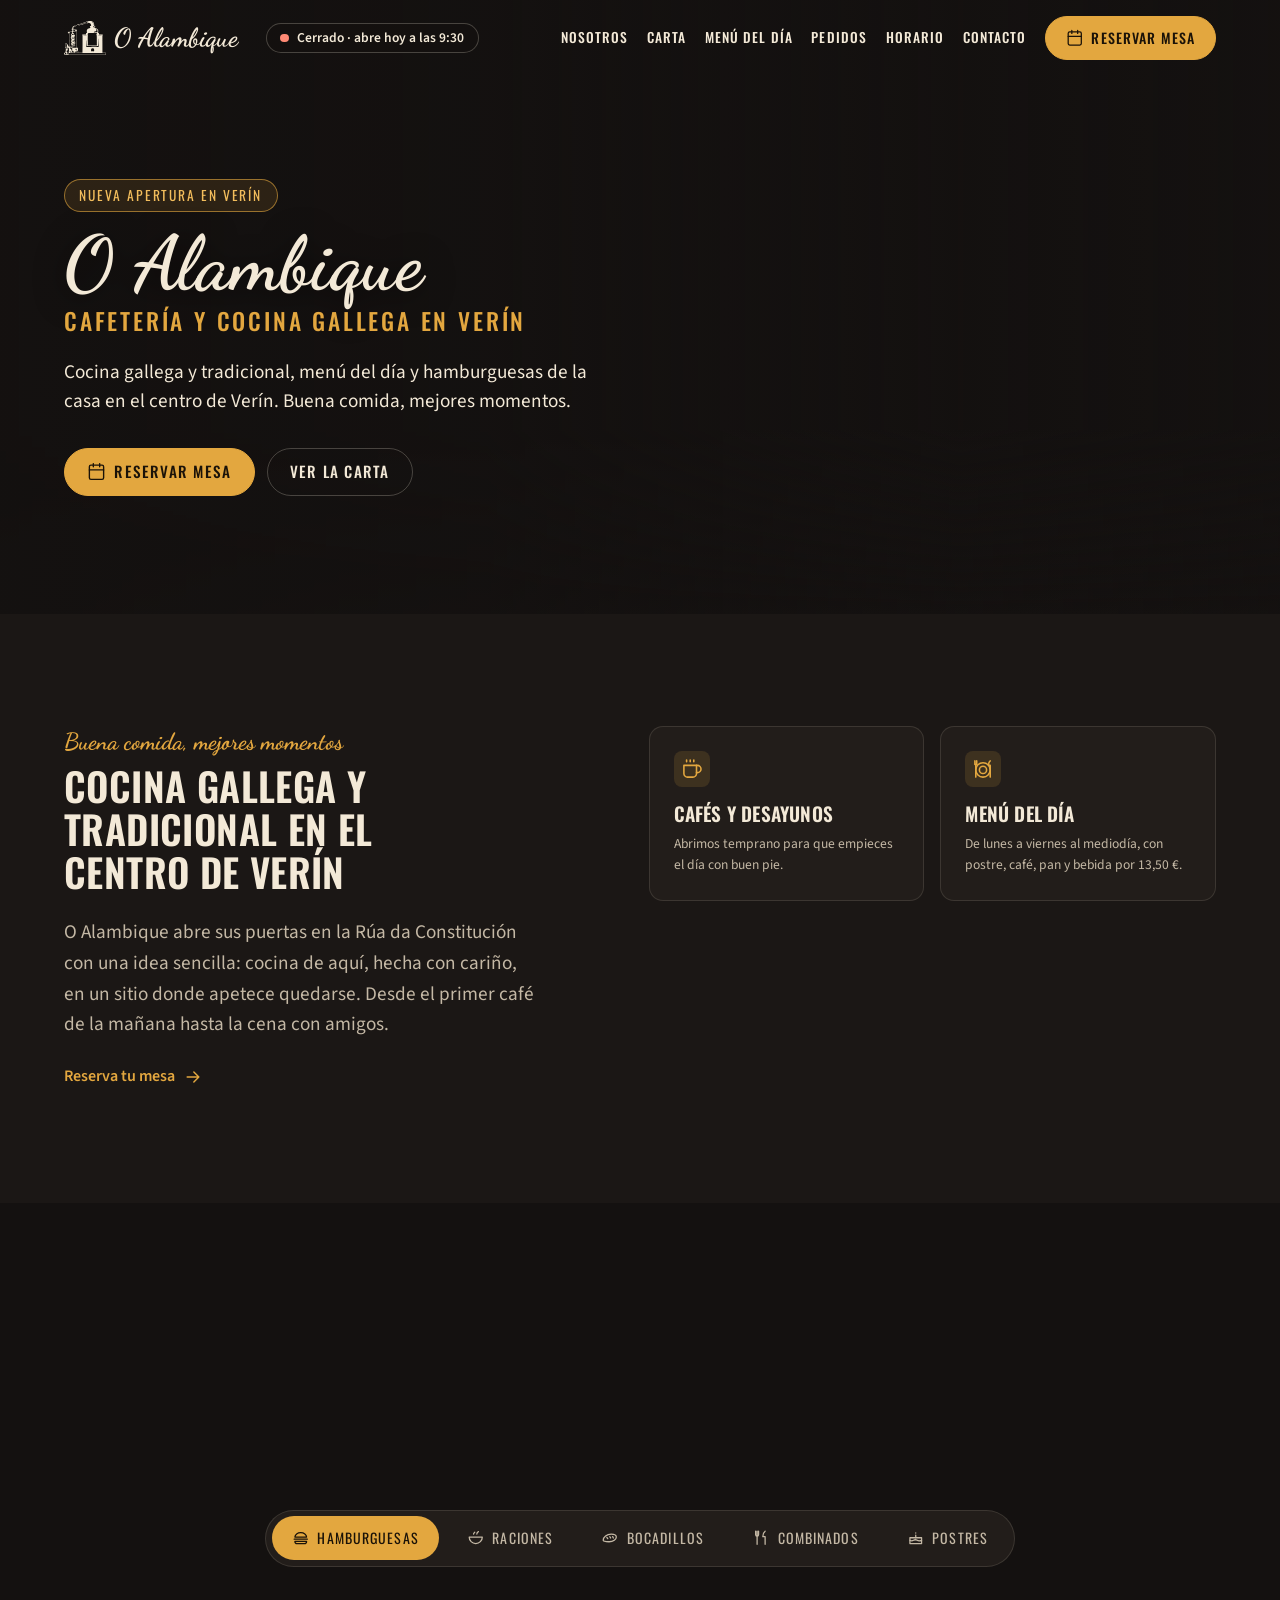
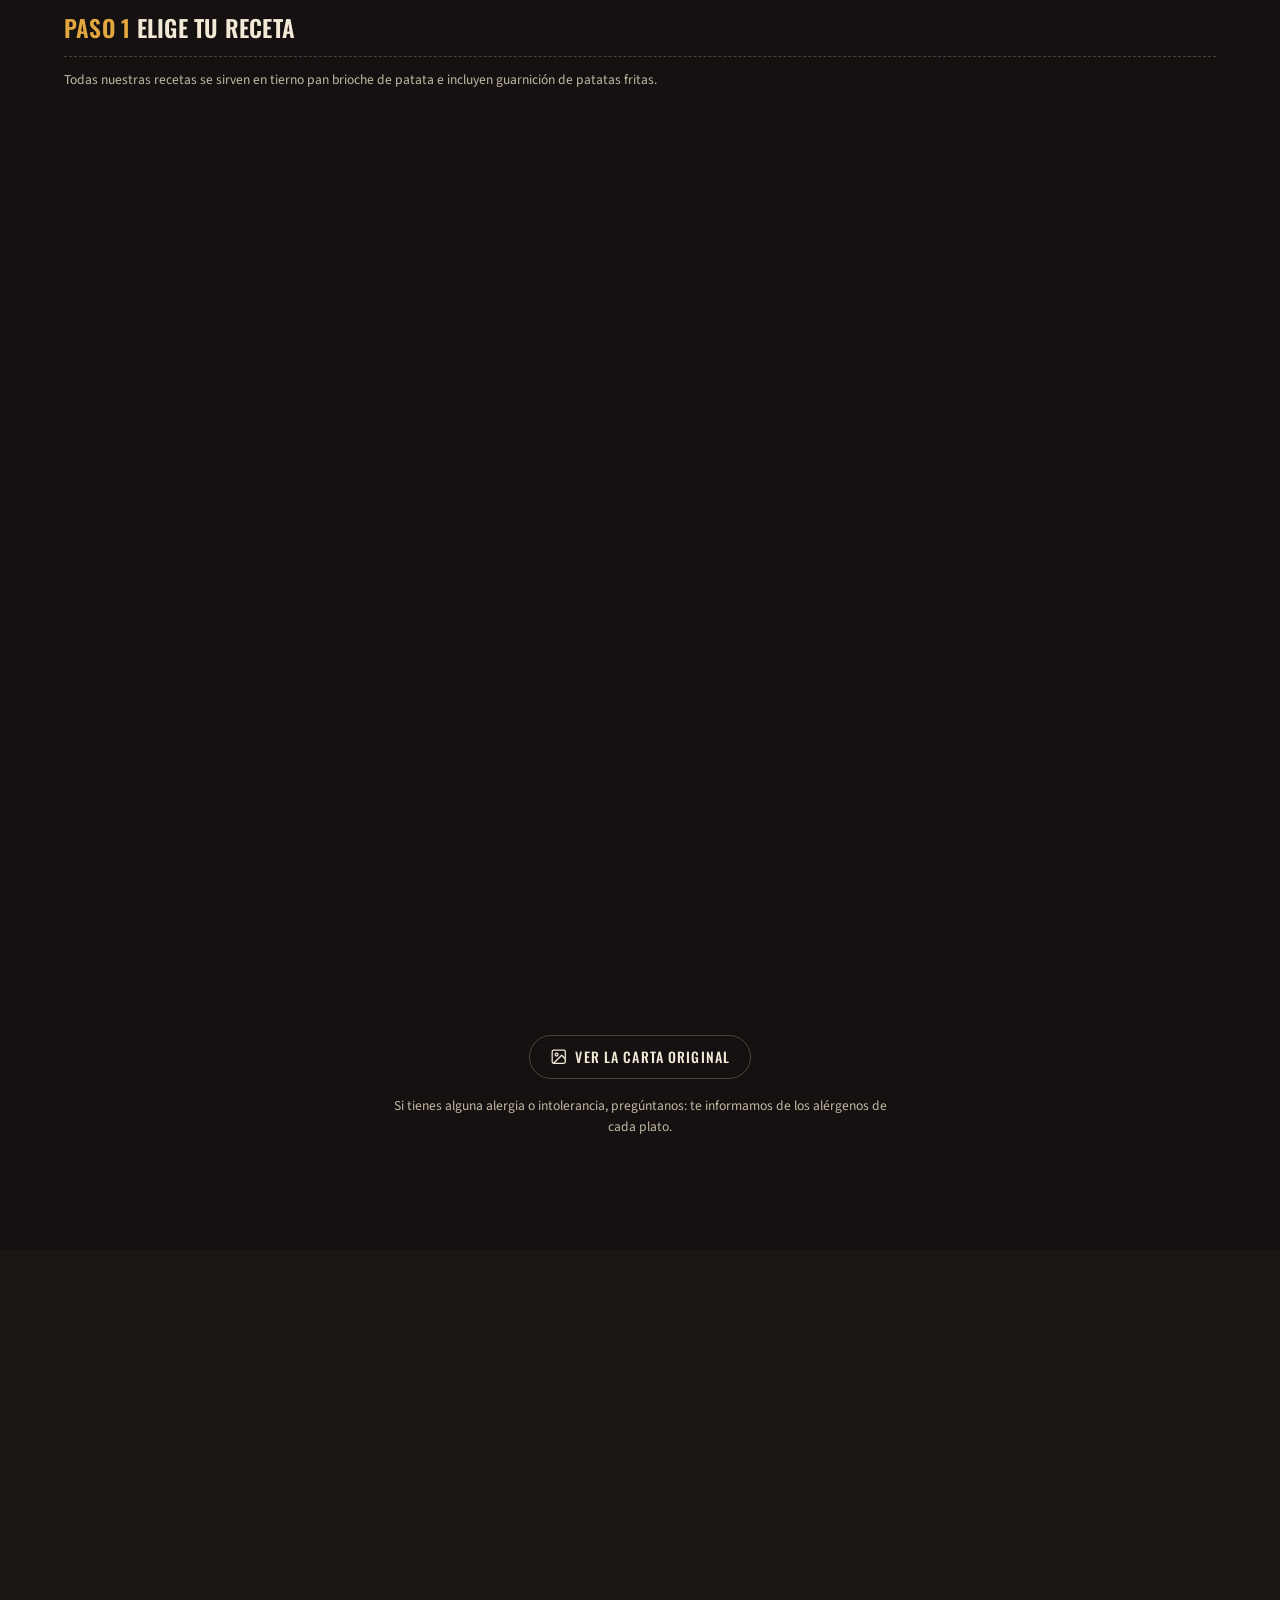
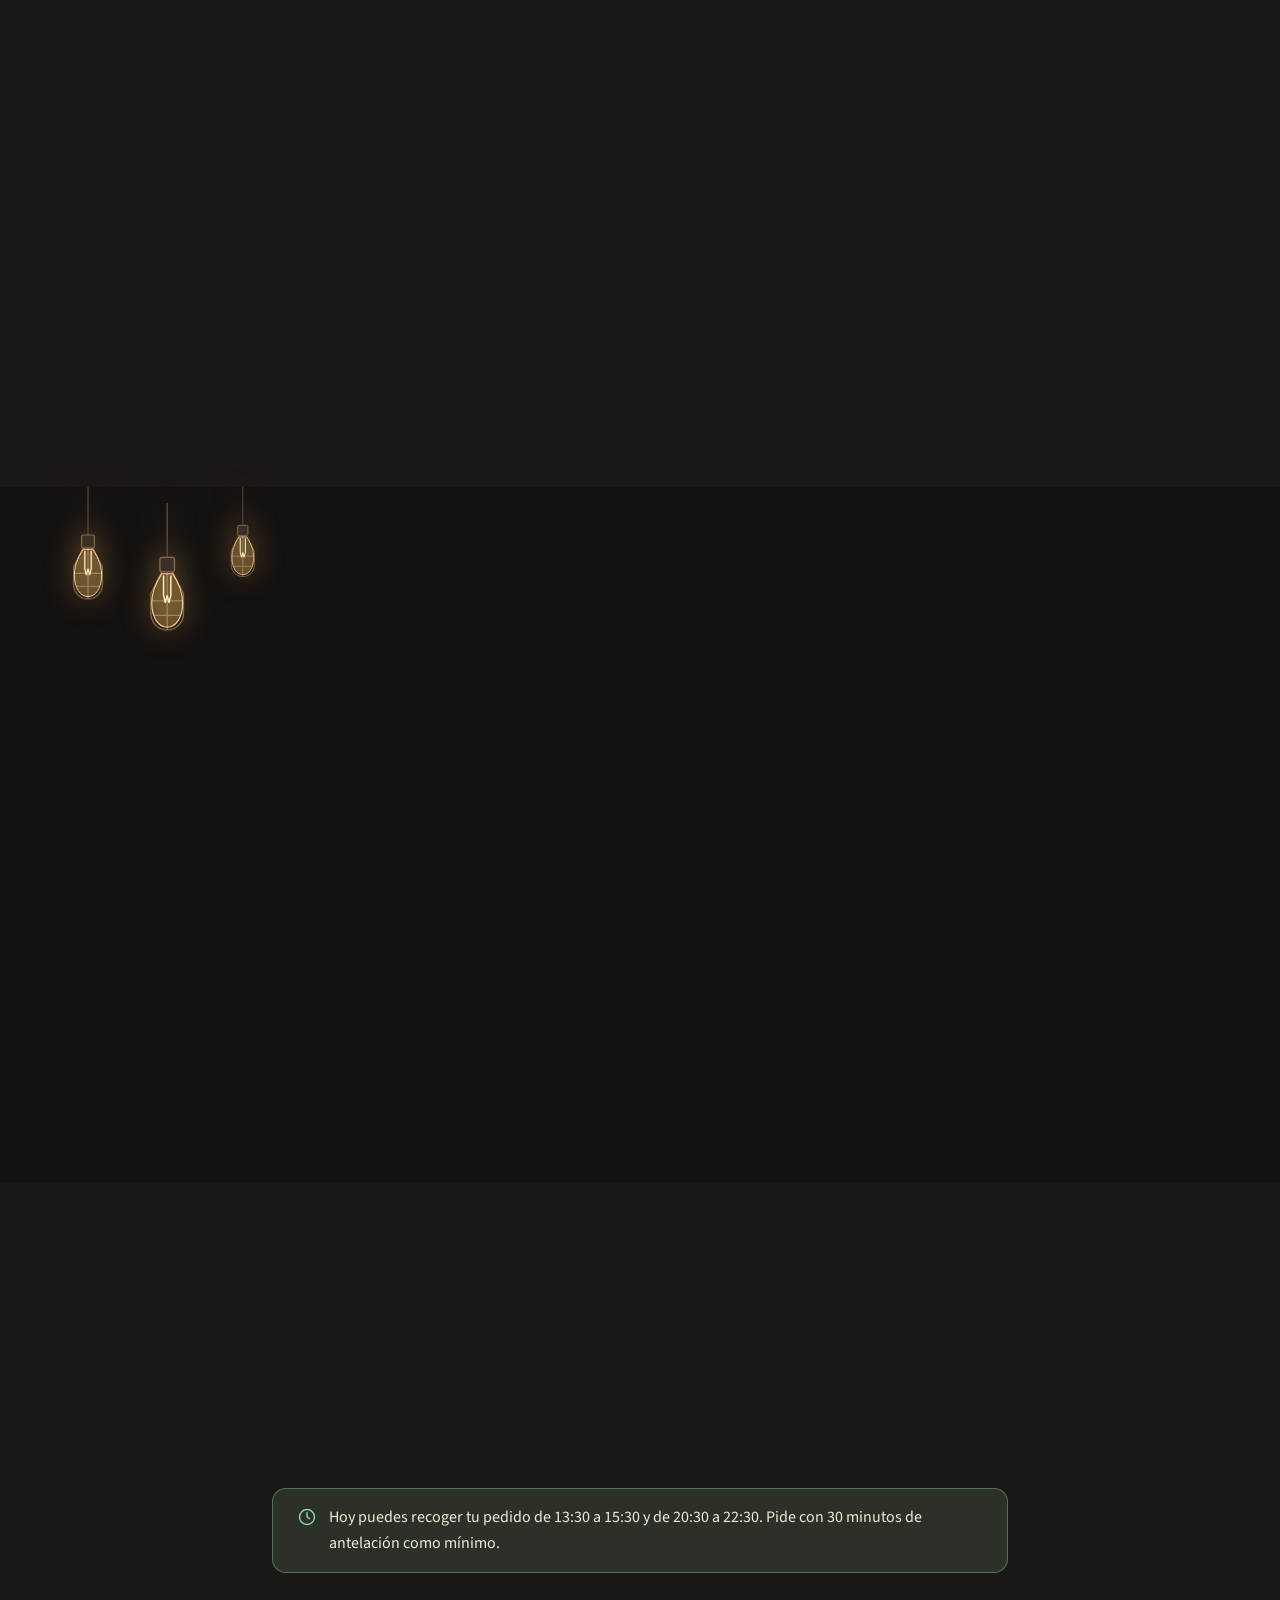
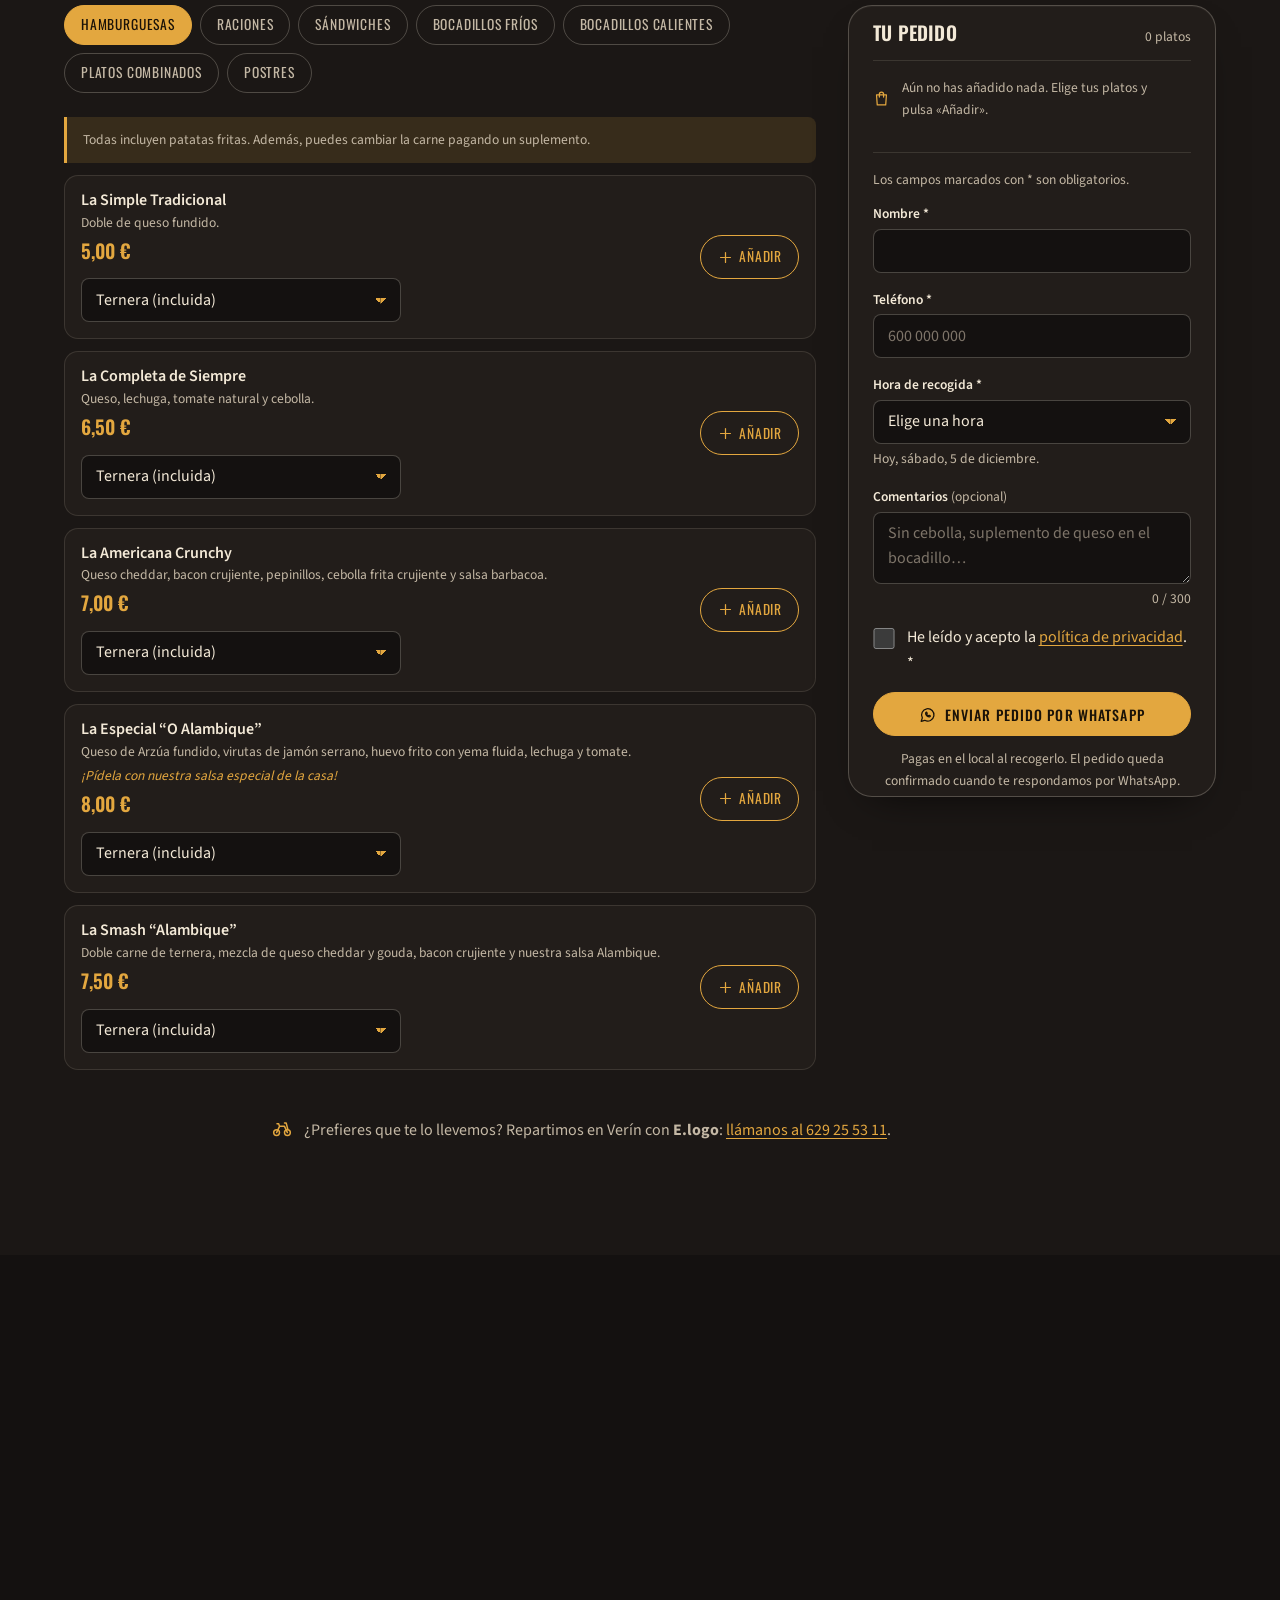
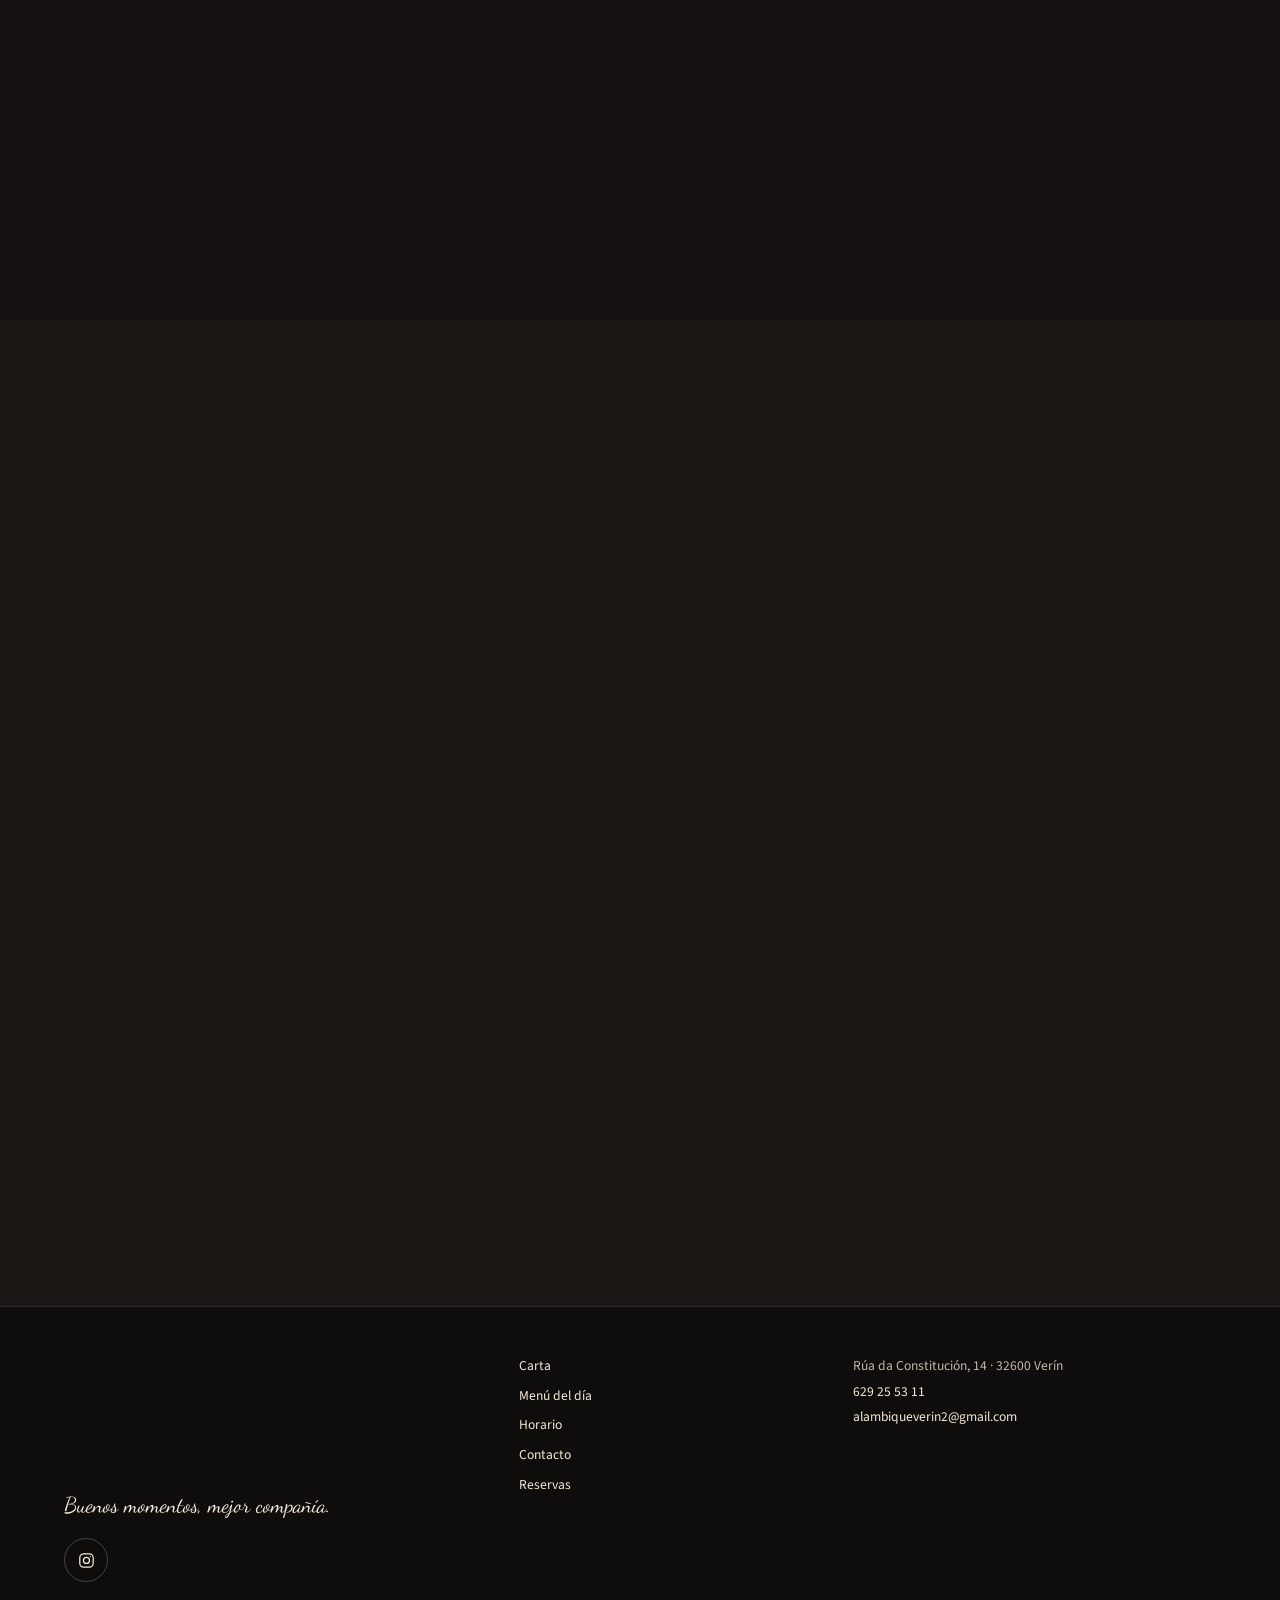
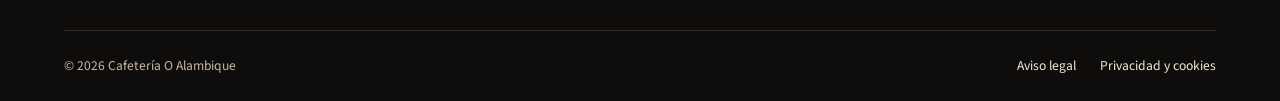
<file: index.html>
<!doctype html>
<html lang="es">
<head>
  <meta charset="utf-8">
  <meta name="viewport" content="width=device-width, initial-scale=1">
  <meta http-equiv="Content-Security-Policy" content="default-src 'self'; script-src 'self'; style-src 'self'; img-src 'self' data:; font-src 'self'; connect-src 'self'; frame-src https://www.google.com; manifest-src 'self'; object-src 'none'; base-uri 'self'; form-action 'self'; upgrade-insecure-requests">
  <meta name="referrer" content="strict-origin-when-cross-origin">

  <title>Cafetería O Alambique en Verín | Cocina gallega y menú del día</title>
  <meta name="description" content="Cafetería O Alambique en Verín (Ourense): cocina gallega y tradicional, menú del día, hamburguesas y comida para llevar. Reserva tu mesa online o por teléfono.">
  <meta name="robots" content="index, follow, max-image-preview:large">
  <link rel="canonical" href="https://www.cafeteriaoalambique.es/">
  <meta name="theme-color" content="#141110">
  <meta name="color-scheme" content="dark">
  <meta name="format-detection" content="telephone=no">

  <meta property="og:type" content="restaurant.restaurant">
  <meta property="og:locale" content="es_ES">
  <meta property="og:site_name" content="Cafetería O Alambique">
  <meta property="og:title" content="Cafetería O Alambique en Verín | Cocina gallega y menú del día">
  <meta property="og:description" content="Cocina gallega y tradicional, menú del día, hamburguesas y comida para llevar en el centro de Verín.">
  <meta property="og:url" content="https://www.cafeteriaoalambique.es/">
  <meta property="og:image" content="https://www.cafeteriaoalambique.es/assets/img/og-o-alambique.jpg">
  <meta property="og:image:width" content="1200">
  <meta property="og:image:height" content="630">
  <meta property="og:image:alt" content="Logotipo de O Alambique sobre el comedor del local">
  <meta name="twitter:card" content="summary_large_image">

  <link rel="icon" href="favicon.ico" sizes="32x32">
  <link rel="icon" href="favicon.svg" type="image/svg+xml">
  <link rel="apple-touch-icon" href="apple-touch-icon.png">
  <link rel="manifest" href="site.webmanifest">

  <link rel="preload" href="assets/fonts/oswald.woff2" as="font" type="font/woff2" crossorigin>
  <link rel="preload" href="assets/fonts/source-sans-3.woff2" as="font" type="font/woff2" crossorigin>
  <link rel="preload" as="image" type="image/avif" media="(min-width: 768px)"
        imagesrcset="assets/img/interior-1024.avif?v=20261028 1024w, assets/img/interior-1600.avif?v=20261028 1600w, assets/img/interior-2040.avif?v=20261028 2040w"
        imagesizes="100vw">
  <link rel="preload" as="image" type="image/avif" media="(max-width: 767px)"
        imagesrcset="assets/img/interior-mobile-480.avif?v=20261028 480w, assets/img/interior-mobile-900.avif?v=20261028 900w"
        imagesizes="100vw">

  <link rel="stylesheet" href="css/tokens.css?v=20261028">
  <link rel="stylesheet" href="css/base.css?v=20261028">
  <link rel="stylesheet" href="css/layout.css?v=20261028">
  <link rel="stylesheet" href="css/components.css?v=20261028">
  <link rel="stylesheet" href="css/sections.css?v=20261028">
  <link rel="stylesheet" href="css/order.css?v=20261028">
  <link rel="stylesheet" href="css/animations.css?v=20261028">

  <script type="module" src="js/main.js?v=20261028"></script>

  <script type="application/ld+json">
  {
    "@context": "https://schema.org",
    "@graph": [
      {
        "@type": [
          "Restaurant",
          "CafeOrCoffeeShop"
        ],
        "@id": "https://www.cafeteriaoalambique.es/#negocio",
        "name": "Cafetería O Alambique",
        "alternateName": [
          "O Alambique",
          "Restaurante Alambique"
        ],
        "description": "Cafetería y restaurante de cocina gallega y tradicional en Verín (Ourense). Menú del día, hamburguesas, comida para llevar y reparto a domicilio.",
        "url": "https://www.cafeteriaoalambique.es/",
        "logo": "https://www.cafeteriaoalambique.es/assets/icons/icon-512.png",
        "image": [
          "https://www.cafeteriaoalambique.es/assets/img/og-o-alambique.jpg",
          "https://www.cafeteriaoalambique.es/assets/img/interior-2040.jpg"
        ],
        "telephone": "+34629255311",
        "email": "alambiqueverin2@gmail.com",
        "priceRange": "€",
        "currenciesAccepted": "EUR",
        "servesCuisine": [
          "Gallega",
          "Tradicional",
          "Hamburguesas"
        ],
        "acceptsReservations": true,
        "hasMenu": {
          "@id": "https://www.cafeteriaoalambique.es/#carta"
        },
        "hasMap": "https://maps.app.goo.gl/cbPHyHC8E4sGFUoD7",
        "sameAs": [
          "https://www.instagram.com/alambiqueverin/"
        ],
        "address": {
          "@type": "PostalAddress",
          "streetAddress": "Rúa da Constitución, 14",
          "addressLocality": "Verín",
          "addressRegion": "Ourense",
          "postalCode": "32600",
          "addressCountry": "ES"
        },
        "areaServed": {
          "@type": "City",
          "name": "Verín"
        },
        "openingHoursSpecification": [
          {
            "@type": "OpeningHoursSpecification",
            "dayOfWeek": [
              "Monday",
              "Thursday",
              "Friday"
            ],
            "opens": "08:30",
            "closes": "23:59"
          },
          {
            "@type": "OpeningHoursSpecification",
            "dayOfWeek": "Tuesday",
            "opens": "08:30",
            "closes": "16:30"
          },
          {
            "@type": "OpeningHoursSpecification",
            "dayOfWeek": [
              "Saturday",
              "Sunday"
            ],
            "opens": "09:30",
            "closes": "23:59"
          }
        ]
      },
      {
        "@type": "Menu",
        "@id": "https://www.cafeteriaoalambique.es/#carta",
        "name": "Carta de O Alambique",
        "url": "https://www.cafeteriaoalambique.es/#carta",
        "inLanguage": "es",
        "hasMenuSection": [
          {
            "@type": "MenuSection",
            "name": "Menú del día",
            "description": "De lunes a viernes al mediodía. Incluye primer plato, segundo plato, postre, café, pan y bebida.",
            "hasMenuItem": [
              {
                "@type": "MenuItem",
                "name": "Menú del día",
                "description": "Primer plato, segundo plato, postre, café, pan y bebida.",
                "offers": {
                  "@type": "Offer",
                  "price": "13.50",
                  "priceCurrency": "EUR"
                }
              }
            ]
          },
          {
            "@type": "MenuSection",
            "name": "Raciones",
            "hasMenuItem": [
              {
                "@type": "MenuItem",
                "name": "Patatas fritas",
                "offers": {
                  "@type": "Offer",
                  "price": "3.00",
                  "priceCurrency": "EUR"
                }
              },
              {
                "@type": "MenuItem",
                "name": "Patatas dos salsas",
                "offers": {
                  "@type": "Offer",
                  "price": "3.50",
                  "priceCurrency": "EUR"
                }
              },
              {
                "@type": "MenuItem",
                "name": "Oreja a la gallega",
                "offers": {
                  "@type": "Offer",
                  "price": "5.50",
                  "priceCurrency": "EUR"
                }
              },
              {
                "@type": "MenuItem",
                "name": "Calamares fritos",
                "offers": {
                  "@type": "Offer",
                  "price": "8.00",
                  "priceCurrency": "EUR"
                }
              },
              {
                "@type": "MenuItem",
                "name": "Mejillones",
                "offers": {
                  "@type": "Offer",
                  "price": "6.50",
                  "priceCurrency": "EUR"
                }
              },
              {
                "@type": "MenuItem",
                "name": "Pimientos de padrón",
                "offers": {
                  "@type": "Offer",
                  "price": "5.50",
                  "priceCurrency": "EUR"
                }
              },
              {
                "@type": "MenuItem",
                "name": "Alitas barbacoa",
                "offers": {
                  "@type": "Offer",
                  "price": "7.50",
                  "priceCurrency": "EUR"
                }
              },
              {
                "@type": "MenuItem",
                "name": "As alitas da «Gloria»",
                "offers": {
                  "@type": "Offer",
                  "price": "7.50",
                  "priceCurrency": "EUR"
                }
              },
              {
                "@type": "MenuItem",
                "name": "Rabas de calamar",
                "offers": {
                  "@type": "Offer",
                  "price": "7.00",
                  "priceCurrency": "EUR"
                }
              },
              {
                "@type": "MenuItem",
                "name": "Espiral de langostinos",
                "offers": {
                  "@type": "Offer",
                  "price": "8.50",
                  "priceCurrency": "EUR"
                }
              },
              {
                "@type": "MenuItem",
                "name": "Zorza con patatas",
                "offers": {
                  "@type": "Offer",
                  "price": "7.50",
                  "priceCurrency": "EUR"
                }
              },
              {
                "@type": "MenuItem",
                "name": "Raxo con patatas",
                "offers": {
                  "@type": "Offer",
                  "price": "8.50",
                  "priceCurrency": "EUR"
                }
              },
              {
                "@type": "MenuItem",
                "name": "Huevos, patatas y chorizo",
                "offers": {
                  "@type": "Offer",
                  "price": "5.50",
                  "priceCurrency": "EUR"
                }
              },
              {
                "@type": "MenuItem",
                "name": "Huevos, patatas y jamón",
                "offers": {
                  "@type": "Offer",
                  "price": "5.50",
                  "priceCurrency": "EUR"
                }
              },
              {
                "@type": "MenuItem",
                "name": "Tomate con ventresca",
                "offers": {
                  "@type": "Offer",
                  "price": "8.00",
                  "priceCurrency": "EUR"
                }
              },
              {
                "@type": "MenuItem",
                "name": "Tabla de embutido y queso",
                "offers": {
                  "@type": "Offer",
                  "price": "10.00",
                  "priceCurrency": "EUR"
                }
              }
            ]
          },
          {
            "@type": "MenuSection",
            "name": "Sándwiches",
            "hasMenuItem": [
              {
                "@type": "MenuItem",
                "name": "Sándwich mixto",
                "description": "Jamón york y queso.",
                "offers": {
                  "@type": "Offer",
                  "price": "3.50",
                  "priceCurrency": "EUR"
                }
              },
              {
                "@type": "MenuItem",
                "name": "Sándwich vegetal",
                "description": "Lechuga, tomate, cebolla, atún, espárragos y huevo.",
                "offers": {
                  "@type": "Offer",
                  "price": "4.50",
                  "priceCurrency": "EUR"
                }
              },
              {
                "@type": "MenuItem",
                "name": "Sándwich de pollo",
                "description": "Pollo crujiente, lechuga, tomate, cebolla, jamón york y queso.",
                "offers": {
                  "@type": "Offer",
                  "price": "5.50",
                  "priceCurrency": "EUR"
                }
              }
            ]
          },
          {
            "@type": "MenuSection",
            "name": "Bocadillos fríos",
            "hasMenuItem": [
              {
                "@type": "MenuItem",
                "name": "Bocadillo de jamón serrano",
                "offers": {
                  "@type": "Offer",
                  "price": "4.50",
                  "priceCurrency": "EUR"
                }
              },
              {
                "@type": "MenuItem",
                "name": "Bocadillo de chorizo",
                "offers": {
                  "@type": "Offer",
                  "price": "4.50",
                  "priceCurrency": "EUR"
                }
              },
              {
                "@type": "MenuItem",
                "name": "Bocadillo de salchichón",
                "offers": {
                  "@type": "Offer",
                  "price": "4.50",
                  "priceCurrency": "EUR"
                }
              },
              {
                "@type": "MenuItem",
                "name": "Bocadillo de queso",
                "offers": {
                  "@type": "Offer",
                  "price": "4.50",
                  "priceCurrency": "EUR"
                }
              }
            ]
          },
          {
            "@type": "MenuSection",
            "name": "Bocadillos calientes",
            "hasMenuItem": [
              {
                "@type": "MenuItem",
                "name": "Bocadillo de bacon",
                "offers": {
                  "@type": "Offer",
                  "price": "6.00",
                  "priceCurrency": "EUR"
                }
              },
              {
                "@type": "MenuItem",
                "name": "Bocadillo de tortilla francesa",
                "offers": {
                  "@type": "Offer",
                  "price": "6.00",
                  "priceCurrency": "EUR"
                }
              },
              {
                "@type": "MenuItem",
                "name": "Bocadillo de lomo fresco",
                "offers": {
                  "@type": "Offer",
                  "price": "6.00",
                  "priceCurrency": "EUR"
                }
              },
              {
                "@type": "MenuItem",
                "name": "Bocadillo de pechuga de pollo",
                "offers": {
                  "@type": "Offer",
                  "price": "6.00",
                  "priceCurrency": "EUR"
                }
              }
            ]
          },
          {
            "@type": "MenuSection",
            "name": "Platos combinados",
            "hasMenuItem": [
              {
                "@type": "MenuItem",
                "name": "Bacon, lomo, patatas y huevos",
                "offers": {
                  "@type": "Offer",
                  "price": "8.00",
                  "priceCurrency": "EUR"
                }
              },
              {
                "@type": "MenuItem",
                "name": "Filete de ternera, patatas y ensalada",
                "offers": {
                  "@type": "Offer",
                  "price": "10.00",
                  "priceCurrency": "EUR"
                }
              },
              {
                "@type": "MenuItem",
                "name": "Pechuga de pollo, patatas y ensalada",
                "offers": {
                  "@type": "Offer",
                  "price": "8.50",
                  "priceCurrency": "EUR"
                }
              },
              {
                "@type": "MenuItem",
                "name": "Calamares fritos, patatas y ensalada",
                "offers": {
                  "@type": "Offer",
                  "price": "8.50",
                  "priceCurrency": "EUR"
                }
              },
              {
                "@type": "MenuItem",
                "name": "Chuleta de cerdo, patatas y ensalada",
                "offers": {
                  "@type": "Offer",
                  "price": "9.00",
                  "priceCurrency": "EUR"
                }
              },
              {
                "@type": "MenuItem",
                "name": "Chuleta de ternera, patatas y ensalada",
                "offers": {
                  "@type": "Offer",
                  "price": "15.00",
                  "priceCurrency": "EUR"
                }
              },
              {
                "@type": "MenuItem",
                "name": "Panceta, hamburguesa, salchicha, huevos y patatas",
                "offers": {
                  "@type": "Offer",
                  "price": "9.00",
                  "priceCurrency": "EUR"
                }
              }
            ]
          },
          {
            "@type": "MenuSection",
            "name": "Hamburguesas",
            "description": "Servidas en pan brioche de patata con guarnición de patatas fritas.",
            "hasMenuItem": [
              {
                "@type": "MenuItem",
                "name": "La Simple Tradicional",
                "description": "Doble de queso fundido.",
                "offers": {
                  "@type": "Offer",
                  "price": "5.00",
                  "priceCurrency": "EUR"
                }
              },
              {
                "@type": "MenuItem",
                "name": "La Completa de Siempre",
                "description": "Queso, lechuga, tomate natural y cebolla.",
                "offers": {
                  "@type": "Offer",
                  "price": "6.50",
                  "priceCurrency": "EUR"
                }
              },
              {
                "@type": "MenuItem",
                "name": "La Americana Crunchy",
                "description": "Queso cheddar, bacon crujiente, pepinillos, cebolla frita crujiente y salsa barbacoa.",
                "offers": {
                  "@type": "Offer",
                  "price": "7.00",
                  "priceCurrency": "EUR"
                }
              },
              {
                "@type": "MenuItem",
                "name": "La Especial “O Alambique”",
                "description": "Queso de Arzúa fundido, virutas de jamón serrano, huevo frito con yema fluida, lechuga y tomate.",
                "offers": {
                  "@type": "Offer",
                  "price": "8.00",
                  "priceCurrency": "EUR"
                }
              },
              {
                "@type": "MenuItem",
                "name": "La Smash “Alambique”",
                "description": "Doble carne de ternera, mezcla de queso cheddar y gouda, bacon crujiente y nuestra salsa Alambique.",
                "offers": {
                  "@type": "Offer",
                  "price": "7.50",
                  "priceCurrency": "EUR"
                }
              }
            ]
          },
          {
            "@type": "MenuSection",
            "name": "Postres",
            "hasMenuItem": [
              {
                "@type": "MenuItem",
                "name": "Postre casero",
                "offers": {
                  "@type": "Offer",
                  "price": "3.50",
                  "priceCurrency": "EUR"
                }
              },
              {
                "@type": "MenuItem",
                "name": "Tarta helada",
                "offers": {
                  "@type": "Offer",
                  "price": "2.00",
                  "priceCurrency": "EUR"
                }
              },
              {
                "@type": "MenuItem",
                "name": "Fruta",
                "offers": {
                  "@type": "Offer",
                  "price": "1.50",
                  "priceCurrency": "EUR"
                }
              }
            ]
          }
        ]
      },
      {
        "@type": "WebSite",
        "@id": "https://www.cafeteriaoalambique.es/#web",
        "url": "https://www.cafeteriaoalambique.es/",
        "name": "Cafetería O Alambique",
        "inLanguage": "es",
        "publisher": {
          "@id": "https://www.cafeteriaoalambique.es/#negocio"
        }
      }
    ]
  }
  </script>
</head>
<body>
  <svg class="icon-sprite" aria-hidden="true" focusable="false" xmlns="http://www.w3.org/2000/svg">
    <symbol id="icon-phone" viewBox="0 0 24 24"><path d="M22 16.9v3a2 2 0 0 1-2.2 2 19.8 19.8 0 0 1-8.6-3.1 19.5 19.5 0 0 1-6-6A19.8 19.8 0 0 1 2.1 4.2 2 2 0 0 1 4.1 2h3a2 2 0 0 1 2 1.7c.1.9.4 1.8.7 2.7a2 2 0 0 1-.5 2.1L8 9.8a16 16 0 0 0 6 6l1.3-1.3a2 2 0 0 1 2.1-.4c.9.3 1.8.6 2.7.7a2 2 0 0 1 1.7 2z"/></symbol>
    <symbol id="icon-whatsapp" viewBox="0 0 24 24"><path d="M3 21l1.6-4.7A8.5 8.5 0 1 1 7.9 19.6z"/><path d="M9 9.5c0 3 2.5 5.5 5.5 5.5l1.2-1.3-1.8-1-1 .8a4 4 0 0 1-2.4-2.4l.8-1-1-1.8z"/></symbol>
    <symbol id="icon-clock" viewBox="0 0 24 24"><circle cx="12" cy="12" r="9"/><path d="M12 7v5l3 2"/></symbol>
    <symbol id="icon-pin" viewBox="0 0 24 24"><path d="M20 10c0 6-8 12-8 12s-8-6-8-12a8 8 0 0 1 16 0z"/><circle cx="12" cy="10" r="3"/></symbol>
    <symbol id="icon-mail" viewBox="0 0 24 24"><rect x="2" y="4" width="20" height="16" rx="2"/><path d="m22 7-10 6L2 7"/></symbol>
    <symbol id="icon-cup" viewBox="0 0 24 24"><path d="M17 8h1a4 4 0 0 1 0 8h-1"/><path d="M3 8h14v9a4 4 0 0 1-4 4H7a4 4 0 0 1-4-4z"/><path d="M6 2v2M10 2v2M14 2v2"/></symbol>
    <symbol id="icon-plate" viewBox="0 0 24 24"><circle cx="12" cy="13" r="8"/><circle cx="12" cy="13" r="4"/><path d="M3 3v4M5 3v4M4 7v14M20 3c-1.5 1-2 3-2 5h2v13"/></symbol>
    <symbol id="icon-burger" viewBox="0 0 24 24"><path d="M4 11a8 6 0 0 1 16 0z"/><path d="M3 14h18"/><path d="M4 17h16a0 0 0 0 1 0 0 3 3 0 0 1-3 3H7a3 3 0 0 1-3-3z"/></symbol>
    <symbol id="icon-bag" viewBox="0 0 24 24"><path d="M5 7h14l-1 14H6z"/><path d="M9 10V6a3 3 0 0 1 6 0v4"/></symbol>
    <symbol id="icon-bike" viewBox="0 0 24 24"><circle cx="5.5" cy="17.5" r="3.5"/><circle cx="18.5" cy="17.5" r="3.5"/><path d="M15 6h2l2 7.5M5.5 17.5 9 10h6l3.5 7.5M9 10 8 7H6"/></symbol>
    <symbol id="icon-star" viewBox="0 0 24 24"><path d="m12 2 3.1 6.3 6.9 1-5 4.9 1.2 6.8L12 17.8 5.8 21l1.2-6.8-5-4.9 6.9-1z"/></symbol>
    <symbol id="icon-calendar" viewBox="0 0 24 24"><rect x="3" y="4" width="18" height="18" rx="2"/><path d="M16 2v4M8 2v4M3 10h18"/></symbol>
    <symbol id="icon-arrow" viewBox="0 0 24 24"><path d="M5 12h14M13 6l6 6-6 6"/></symbol>
    <symbol id="icon-menu" viewBox="0 0 24 24"><path d="M4 7h16M4 12h16M4 17h16"/></symbol>
    <symbol id="icon-close" viewBox="0 0 24 24"><path d="M18 6 6 18M6 6l12 12"/></symbol>
    <symbol id="icon-check" viewBox="0 0 24 24"><path d="M20 6 9 17l-5-5"/></symbol>
    <symbol id="icon-plus" viewBox="0 0 24 24"><path d="M12 5v14M5 12h14"/></symbol>
    <symbol id="icon-minus" viewBox="0 0 24 24"><path d="M5 12h14"/></symbol>
    <symbol id="icon-alert" viewBox="0 0 24 24"><circle cx="12" cy="12" r="9"/><path d="M12 8v4M12 16h.01"/></symbol>
    <symbol id="icon-refresh" viewBox="0 0 24 24"><path d="M21 12a9 9 0 1 1-2.6-6.4L21 8"/><path d="M21 3v5h-5"/></symbol>
    <symbol id="icon-instagram" viewBox="0 0 24 24"><rect x="2.5" y="2.5" width="19" height="19" rx="5.5"/><circle cx="12" cy="12" r="4.25"/><path d="M17.5 6.5h.01"/></symbol>
    <symbol id="icon-bowl" viewBox="0 0 24 24"><path d="M3 11h18a9 9 0 0 1-18 0z"/><path d="M9 7c0-1.2.8-2 1.6-2.6M13.5 7c0-1.6 1-2.8 2.2-3.4"/></symbol>
    <symbol id="icon-sandwich" viewBox="0 0 24 24"><path d="M3 15.5C3 11 8 7 14 7c4 0 7 1.6 7 4 0 3-4 6.5-10 6.5-5 0-8-.7-8-2z"/><path d="M8 11.5l1.2 1.8M12 10.5l1.2 1.8M16 10.5l1 1.8"/></symbol>
    <symbol id="icon-cutlery" viewBox="0 0 24 24"><path d="M5 3v5a2 2 0 0 0 4 0V3M7 3v18M18 3c-2.2 1.6-3.2 4.4-3.2 7.5H18V21"/></symbol>
    <symbol id="icon-cake" viewBox="0 0 24 24"><path d="M4 20h16v-8H4z"/><path d="M4 15.5c1.6 1 3.4 1 5 0s3.4-1 5 0 3.4 1 6 0"/><path d="M12 12V8.5M12 5.5v.01"/></symbol>
    <symbol id="icon-image" viewBox="0 0 24 24"><rect x="3" y="3" width="18" height="18" rx="2"/><circle cx="9" cy="9" r="2"/><path d="m21 15-5-5L5 21"/></symbol>
    <symbol id="icon-bulb" viewBox="0 0 60 150"><path class="bulb__wire" d="M30 0v62"/><rect class="bulb__cap" x="22" y="60" width="16" height="16" rx="2"/><path class="bulb__cage" d="M24 76 12 100v22c0 10 8 18 18 18s18-8 18-18v-22L36 76M12 108h36M16 124h28M30 76v64"/><path class="bulb__glass" d="M24 78c-8 12-11 22-11 32 0 16 7 27 17 27s17-11 17-27c0-10-3-20-11-32z"/><path class="bulb__filament" d="M26 80v22l2 8 2-8 2 8 2-8V80"/></symbol>
  </svg>

  <a class="skip-link" href="#contenido">Saltar al contenido</a>

  <header class="site-header" data-header>
    <div class="site-header__inner container">
      <a class="brand" href="#inicio" aria-label="O Alambique, ir al inicio">
        <img class="brand__mark" src="assets/img/logo-mark.svg?v=20261028" alt="" width="493" height="403">
        <span class="brand__name">O Alambique</span>
      </a>

      <a class="status-pill status-pill--link" href="#horario" data-opening-status>
        <span class="status-pill__dot" aria-hidden="true"></span>
        <span class="status-pill__text">Consultando horario…</span>
        <span class="status-pill__short" aria-hidden="true"></span>
      </a>

      <button class="nav-toggle" type="button" aria-expanded="false" aria-controls="site-nav" data-nav-toggle>
        <svg class="icon" aria-hidden="true"><use href="#icon-menu"/></svg>
        <span class="visually-hidden" data-nav-toggle-label>Abrir menú</span>
      </button>

      <nav class="site-nav" id="site-nav" aria-label="Principal" data-nav>
        <ul class="site-nav__list">
          <li><a class="site-nav__link" href="#nosotros">Nosotros</a></li>
          <li><a class="site-nav__link" href="#carta">Carta</a></li>
          <li><a class="site-nav__link" href="#menu-del-dia">Menú del día</a></li>
          <li><a class="site-nav__link" href="#pedidos">Pedidos</a></li>
          <li><a class="site-nav__link" href="#horario">Horario</a></li>
          <li><a class="site-nav__link" href="#contacto">Contacto</a></li>
        </ul>
        <a class="btn btn--primary site-nav__cta" href="#reservas">
          <svg class="icon" aria-hidden="true"><use href="#icon-calendar"/></svg>
          Reservar mesa
        </a>
      </nav>
    </div>
    <div class="scroll-progress" aria-hidden="true"></div>
  </header>

  <main id="contenido" tabindex="-1">
    <section class="hero" id="inicio" aria-labelledby="hero-title">
      <picture class="hero__media">
        <source type="image/avif" media="(max-width: 767px)" srcset="assets/img/interior-mobile-480.avif?v=20261028 480w, assets/img/interior-mobile-900.avif?v=20261028 900w" sizes="100vw">
        <source type="image/webp" media="(max-width: 767px)" srcset="assets/img/interior-mobile-480.webp?v=20261028 480w, assets/img/interior-mobile-900.webp?v=20261028 900w" sizes="100vw">
        <source type="image/avif" srcset="assets/img/interior-1024.avif?v=20261028 1024w, assets/img/interior-1600.avif?v=20261028 1600w, assets/img/interior-2040.avif?v=20261028 2040w" sizes="100vw">
        <source type="image/webp" srcset="assets/img/interior-1024.webp?v=20261028 1024w, assets/img/interior-1600.webp?v=20261028 1600w, assets/img/interior-2040.webp?v=20261028 2040w" sizes="100vw">
        <img class="hero__image" src="assets/img/interior-1600.jpg?v=20261028" alt="Comedor de O Alambique con lámparas cálidas y el nombre del local en la pared" width="1600" height="620" fetchpriority="high" decoding="async">
      </picture>

      <div class="hero__content container">
        <p class="hero__badge">Nueva apertura en Verín</p>
        <h1 class="hero__title" id="hero-title">
          <span class="hero__title-brand">O Alambique</span>
          <span class="hero__title-sub">Cafetería y cocina gallega en Verín</span>
        </h1>
        <p class="hero__lead">Cocina gallega y tradicional, menú del día y hamburguesas de la casa en el centro de Verín. Buena comida, mejores momentos.</p>
        <div class="hero__actions">
          <a class="btn btn--primary btn--lg" href="#reservas">
            <svg class="icon" aria-hidden="true"><use href="#icon-calendar"/></svg>
            Reservar mesa
          </a>
          <a class="btn btn--ghost btn--lg" href="#carta">Ver la carta</a>
        </div>
        <p class="status-pill status-pill--hero" data-opening-status role="status" aria-live="polite">
          <span class="status-pill__dot" aria-hidden="true"></span>
          <span class="status-pill__text">Consultando horario…</span>
        </p>
      </div>
    </section>

    <section class="section about" id="nosotros" aria-labelledby="about-title">
      <div class="container about__grid">
        <div class="about__intro" data-reveal>
          <p class="eyebrow">Buena comida, mejores momentos</p>
          <h2 class="section-title" id="about-title">Cocina gallega y tradicional en el centro de Verín</h2>
          <p>O Alambique abre sus puertas en la Rúa da Constitución con una idea sencilla: cocina de aquí, hecha con cariño, en un sitio donde apetece quedarse. Desde el primer café de la mañana hasta la cena con amigos.</p>
          <a class="link-arrow" href="#reservas">
            Reserva tu mesa
            <svg class="icon" aria-hidden="true"><use href="#icon-arrow"/></svg>
          </a>
        </div>

        <ul class="features" role="list" data-reveal-group>
          <li class="feature" data-reveal>
            <svg class="feature__icon icon" aria-hidden="true"><use href="#icon-cup"/></svg>
            <h3 class="feature__title">Cafés y desayunos</h3>
            <p class="feature__text">Abrimos temprano para que empieces el día con buen pie.</p>
          </li>
          <li class="feature" data-reveal>
            <svg class="feature__icon icon" aria-hidden="true"><use href="#icon-plate"/></svg>
            <h3 class="feature__title">Menú del día</h3>
            <p class="feature__text">De lunes a viernes al mediodía, con postre, café, pan y bebida por 13,50&nbsp;€.</p>
          </li>
          <li class="feature" data-reveal>
            <svg class="feature__icon icon" aria-hidden="true"><use href="#icon-burger"/></svg>
            <h3 class="feature__title">Hamburguesas de la casa</h3>
            <p class="feature__text">Cinco recetas en pan brioche, con patatas fritas incluidas.</p>
          </li>
          <li class="feature" data-reveal>
            <svg class="feature__icon icon" aria-hidden="true"><use href="#icon-bag"/></svg>
            <h3 class="feature__title">Para llevar y a domicilio</h3>
            <p class="feature__text">Haz tu pedido online y recógelo en el local, o pídelo a casa con E.logo.</p>
          </li>
        </ul>
      </div>
    </section>

    <section class="section menu" id="carta" aria-labelledby="menu-title">
      <div class="container">
        <header class="section-header" data-reveal>
          <p class="eyebrow">Buenos momentos, mejor compañía</p>
          <h2 class="section-title" id="menu-title">Nuestra carta</h2>
          <p class="section-header__text">Raciones para compartir, sándwiches, bocadillos, platos combinados, hamburguesas de la casa y postres.</p>
        </header>

        <div class="tabs" data-tabs>
          <div class="tabs__list" role="tablist" aria-label="Secciones de la carta">
            <button class="tabs__tab" type="button" role="tab" id="tab-burgers" aria-controls="panel-burgers" aria-selected="true">
              <svg class="icon" aria-hidden="true"><use href="#icon-burger"/></svg>
              Hamburguesas
            </button>
            <button class="tabs__tab" type="button" role="tab" id="tab-raciones" aria-controls="panel-raciones" aria-selected="false" tabindex="-1">
              <svg class="icon" aria-hidden="true"><use href="#icon-bowl"/></svg>
              Raciones
            </button>
            <button class="tabs__tab" type="button" role="tab" id="tab-bocadillos" aria-controls="panel-bocadillos" aria-selected="false" tabindex="-1">
              <svg class="icon" aria-hidden="true"><use href="#icon-sandwich"/></svg>
              Bocadillos
            </button>
            <button class="tabs__tab" type="button" role="tab" id="tab-combinados" aria-controls="panel-combinados" aria-selected="false" tabindex="-1">
              <svg class="icon" aria-hidden="true"><use href="#icon-cutlery"/></svg>
              Combinados
            </button>
            <button class="tabs__tab" type="button" role="tab" id="tab-desserts" aria-controls="panel-desserts" aria-selected="false" tabindex="-1">
              <svg class="icon" aria-hidden="true"><use href="#icon-cake"/></svg>
              Postres
            </button>
          </div>

          <div class="tabs__panel" role="tabpanel" id="panel-burgers" aria-labelledby="tab-burgers" tabindex="0">
            <div class="menu-step">
              <h3 class="menu-step__title"><span class="menu-step__label">Paso 1</span> Elige tu receta</h3>
            </div>
            <p class="menu-step__intro">Todas nuestras recetas se sirven en tierno pan brioche de patata e incluyen guarnición de patatas fritas.</p>

            <ul class="dish-grid" role="list" data-reveal-group>
              <li class="dish-card" data-reveal data-dish="burger-simple-traditional">
                <picture class="dish-card__media">
                  <source type="image/avif" srcset="assets/img/burger-simple-tradicional.avif?v=20261028">
                  <img src="assets/img/burger-simple-tradicional.webp?v=20261028" alt="Hamburguesa La Simple Tradicional con doble de queso fundido" width="240" height="230" loading="lazy" decoding="async">
                </picture>
                <div class="dish-card__body">
                  <p class="dish-card__number" aria-hidden="true">01</p>
                  <h4 class="dish-card__title">La Simple Tradicional</h4>
                  <p class="dish-card__text">Doble de queso fundido.</p>
                  <p class="dish-card__price">5,00&nbsp;€</p>
                </div>
              </li>
              <li class="dish-card" data-reveal data-dish="burger-classic-complete">
                <picture class="dish-card__media">
                  <source type="image/avif" srcset="assets/img/burger-completa-siempre.avif?v=20261028">
                  <img src="assets/img/burger-completa-siempre.webp?v=20261028" alt="Hamburguesa La Completa de Siempre con queso, lechuga, tomate y cebolla" width="240" height="230" loading="lazy" decoding="async">
                </picture>
                <div class="dish-card__body">
                  <p class="dish-card__number" aria-hidden="true">02</p>
                  <h4 class="dish-card__title">La Completa de Siempre</h4>
                  <p class="dish-card__text">Queso, lechuga, tomate natural y cebolla.</p>
                  <p class="dish-card__price">6,50&nbsp;€</p>
                </div>
              </li>
              <li class="dish-card" data-reveal data-dish="burger-american-crunchy">
                <picture class="dish-card__media">
                  <source type="image/avif" srcset="assets/img/burger-americana-crunchy.avif?v=20261028">
                  <img src="assets/img/burger-americana-crunchy.webp?v=20261028" alt="Hamburguesa La Americana Crunchy con cheddar, bacon y cebolla frita" width="240" height="230" loading="lazy" decoding="async">
                </picture>
                <div class="dish-card__body">
                  <p class="dish-card__number" aria-hidden="true">03</p>
                  <h4 class="dish-card__title">La Americana Crunchy</h4>
                  <p class="dish-card__text">Queso cheddar, bacon crujiente, pepinillos, cebolla frita crujiente y salsa barbacoa.</p>
                  <p class="dish-card__price">7,00&nbsp;€</p>
                </div>
              </li>
              <li class="dish-card dish-card--featured" data-reveal data-dish="burger-house-special">
                <picture class="dish-card__media">
                  <source type="image/avif" srcset="assets/img/burger-especial-alambique.avif?v=20261028">
                  <img src="assets/img/burger-especial-alambique.webp?v=20261028" alt="Hamburguesa La Especial O Alambique con jamón serrano y huevo frito" width="240" height="230" loading="lazy" decoding="async">
                </picture>
                <div class="dish-card__body">
                  <p class="dish-card__number" aria-hidden="true">04</p>
                  <h4 class="dish-card__title">La Especial &ldquo;O Alambique&rdquo;</h4>
                  <p class="dish-card__tag"><svg class="icon" aria-hidden="true"><use href="#icon-star"/></svg> Especial de la casa</p>
                  <p class="dish-card__text">Queso de Arzúa fundido, virutas de jamón serrano, huevo frito con yema fluida, lechuga y tomate.</p>
                  <p class="dish-card__text dish-card__tip">¡Pídela con nuestra salsa especial de la casa!</p>
                  <p class="dish-card__price">8,00&nbsp;€</p>
                </div>
              </li>
              <li class="dish-card" data-reveal data-dish="burger-smash">
                <picture class="dish-card__media">
                  <source type="image/avif" srcset="assets/img/burger-smash-alambique.avif?v=20261028">
                  <img src="assets/img/burger-smash-alambique.webp?v=20261028" alt="Hamburguesa La Smash Alambique con doble carne, cheddar, gouda y bacon" width="240" height="230" loading="lazy" decoding="async">
                </picture>
                <div class="dish-card__body">
                  <p class="dish-card__number" aria-hidden="true">05</p>
                  <h4 class="dish-card__title">La Smash &ldquo;Alambique&rdquo;</h4>
                  <p class="dish-card__text">Doble carne de ternera, mezcla de queso cheddar y gouda, bacon crujiente y nuestra salsa Alambique.</p>
                  <p class="dish-card__price">7,50&nbsp;€</p>
                </div>
              </li>
              <li class="dish-card dish-card--options" data-reveal>
                <div class="dish-card__body">
                  <h3 class="dish-card__title"><span class="menu-step__label">Paso 2</span> ¿Quieres cambiar la carne?</h3>
                  <dl class="price-list">
                    <div class="price-list__row" data-dish="meat-beef">
                      <dt>Ternera</dt>
                      <dd>Incluida</dd>
                    </div>
                    <div class="price-list__row" data-dish="meat-crispy-chicken">
                      <dt>Pollo crujiente</dt>
                      <dd>+1,50&nbsp;€</dd>
                    </div>
                    <div class="price-list__row" data-dish="meat-galician-wagyu">
                      <dt>Vaca rubia gallega con wagyu</dt>
                      <dd>+3,00&nbsp;€</dd>
                    </div>
                    <div class="price-list__row" data-dish="meat-ox">
                      <dt>Auténtico buey</dt>
                      <dd>+3,00&nbsp;€</dd>
                    </div>
                  </dl>
                </div>
              </li>
            </ul>
          </div>

          <div class="tabs__panel tabs__panel--narrow" role="tabpanel" id="panel-raciones" aria-labelledby="tab-raciones" tabindex="0" hidden>
            <div class="menu-step">
              <h3 class="menu-step__title">Raciones</h3>
              <p class="menu-step__note">Perfectas para compartir</p>
            </div>
            <dl class="price-list price-list--large">
              <div class="price-list__row" data-dish="fries">
                <dt>Patatas fritas</dt>
                <dd>3,00&nbsp;€</dd>
              </div>
              <div class="price-list__row" data-dish="fries-two-sauces">
                <dt>Patatas dos salsas</dt>
                <dd>3,50&nbsp;€</dd>
              </div>
              <div class="price-list__row" data-dish="galician-pork-ear">
                <dt>Oreja a la gallega</dt>
                <dd>5,50&nbsp;€</dd>
              </div>
              <div class="price-list__row" data-dish="fried-squid">
                <dt>Calamares fritos</dt>
                <dd>8,00&nbsp;€</dd>
              </div>
              <div class="price-list__row" data-dish="mussels">
                <dt>Mejillones</dt>
                <dd>6,50&nbsp;€</dd>
              </div>
              <div class="price-list__row" data-dish="padron-peppers">
                <dt>Pimientos de padrón</dt>
                <dd>5,50&nbsp;€</dd>
              </div>
              <div class="price-list__row" data-dish="bbq-wings">
                <dt>Alitas barbacoa</dt>
                <dd>7,50&nbsp;€</dd>
              </div>
              <div class="price-list__row" data-dish="gloria-wings">
                <dt>As alitas da «Gloria»</dt>
                <dd>7,50&nbsp;€</dd>
              </div>
              <div class="price-list__row" data-dish="squid-strips">
                <dt>Rabas de calamar</dt>
                <dd>7,00&nbsp;€</dd>
              </div>
              <div class="price-list__row" data-dish="prawn-spiral">
                <dt>Espiral de langostinos</dt>
                <dd>8,50&nbsp;€</dd>
              </div>
              <div class="price-list__row" data-dish="zorza-potatoes">
                <dt>Zorza con patatas</dt>
                <dd>7,50&nbsp;€</dd>
              </div>
              <div class="price-list__row" data-dish="raxo-potatoes">
                <dt>Raxo con patatas</dt>
                <dd>8,50&nbsp;€</dd>
              </div>
              <div class="price-list__row" data-dish="eggs-potatoes-chorizo">
                <dt>Huevos, patatas y chorizo</dt>
                <dd>5,50&nbsp;€</dd>
              </div>
              <div class="price-list__row" data-dish="eggs-potatoes-ham">
                <dt>Huevos, patatas y jamón</dt>
                <dd>5,50&nbsp;€</dd>
              </div>
              <div class="price-list__row" data-dish="tomato-tuna-belly">
                <dt>Tomate con ventresca</dt>
                <dd>8,00&nbsp;€</dd>
              </div>
              <div class="price-list__row" data-dish="cold-cuts-board">
                <dt>Tabla de embutido y queso</dt>
                <dd>10,00&nbsp;€</dd>
              </div>
            </dl>
          </div>

          <div class="tabs__panel tabs__panel--narrow" role="tabpanel" id="panel-bocadillos" aria-labelledby="tab-bocadillos" tabindex="0" hidden>
            <div class="menu-step">
              <h3 class="menu-step__title">Sándwiches</h3>
            </div>
            <dl class="price-list price-list--large">
              <div class="price-list__row" data-dish="sandwich-ham-cheese">
                <dt>Mixto</dt>
                <dd>3,50&nbsp;€</dd>
                <dd class="price-list__desc">Jamón york y queso.</dd>
              </div>
              <div class="price-list__row" data-dish="sandwich-veggie">
                <dt>Vegetal</dt>
                <dd>4,50&nbsp;€</dd>
                <dd class="price-list__desc">Lechuga, tomate, cebolla, atún, espárragos y huevo.</dd>
              </div>
              <div class="price-list__row" data-dish="sandwich-chicken">
                <dt>De pollo</dt>
                <dd>5,50&nbsp;€</dd>
                <dd class="price-list__desc">Pollo crujiente, lechuga, tomate, cebolla, jamón york y queso.</dd>
              </div>
            </dl>

            <div class="menu-step menu-step--spaced">
              <h3 class="menu-step__title">Bocadillos</h3>
            </div>
            <h4 class="price-list__group">Bocadillos fríos</h4>
            <dl class="price-list price-list--large">
              <div class="price-list__row" data-dish="roll-serrano-ham">
                <dt>Jamón serrano</dt>
                <dd>4,50&nbsp;€</dd>
              </div>
              <div class="price-list__row" data-dish="roll-chorizo">
                <dt>Chorizo</dt>
                <dd>4,50&nbsp;€</dd>
              </div>
              <div class="price-list__row" data-dish="roll-salchichon">
                <dt>Salchichón</dt>
                <dd>4,50&nbsp;€</dd>
              </div>
              <div class="price-list__row" data-dish="roll-cheese">
                <dt>Queso</dt>
                <dd>4,50&nbsp;€</dd>
              </div>
            </dl>

            <h4 class="price-list__group">Bocadillos calientes</h4>
            <dl class="price-list price-list--large">
              <div class="price-list__row" data-dish="roll-bacon">
                <dt>Bacon</dt>
                <dd>6,00&nbsp;€</dd>
              </div>
              <div class="price-list__row" data-dish="roll-omelette">
                <dt>Tortilla francesa</dt>
                <dd>6,00&nbsp;€</dd>
              </div>
              <div class="price-list__row" data-dish="roll-pork-loin">
                <dt>Lomo fresco</dt>
                <dd>6,00&nbsp;€</dd>
              </div>
              <div class="price-list__row" data-dish="roll-chicken-breast">
                <dt>Pechuga de pollo</dt>
                <dd>6,00&nbsp;€</dd>
              </div>
            </dl>
            <p class="menu-note">
              <svg class="icon" aria-hidden="true"><use href="#icon-star"/></svg>
              Cada suplemento tiene un coste de 0,50&nbsp;€.
            </p>
          </div>

          <div class="tabs__panel tabs__panel--narrow" role="tabpanel" id="panel-combinados" aria-labelledby="tab-combinados" tabindex="0" hidden>
            <div class="menu-step">
              <h3 class="menu-step__title">Platos combinados</h3>
            </div>
            <dl class="price-list price-list--large price-list--numbered">
              <div class="price-list__row" data-dish="combo-bacon-loin">
                <dt>Bacon, lomo, patatas y huevos</dt>
                <dd>8,00&nbsp;€</dd>
              </div>
              <div class="price-list__row" data-dish="combo-beef-fillet">
                <dt>Filete de ternera, patatas y ensalada</dt>
                <dd>10,00&nbsp;€</dd>
              </div>
              <div class="price-list__row" data-dish="combo-chicken-breast">
                <dt>Pechuga de pollo, patatas y ensalada</dt>
                <dd>8,50&nbsp;€</dd>
              </div>
              <div class="price-list__row" data-dish="combo-fried-squid">
                <dt>Calamares fritos, patatas y ensalada</dt>
                <dd>8,50&nbsp;€</dd>
              </div>
              <div class="price-list__row" data-dish="combo-pork-chop">
                <dt>Chuleta de cerdo, patatas y ensalada</dt>
                <dd>9,00&nbsp;€</dd>
              </div>
              <div class="price-list__row" data-dish="combo-beef-chop">
                <dt>Chuleta de ternera, patatas y ensalada</dt>
                <dd>15,00&nbsp;€</dd>
              </div>
              <div class="price-list__row" data-dish="combo-mixed-grill">
                <dt>Panceta, hamburguesa, salchicha, huevos y patatas</dt>
                <dd>9,00&nbsp;€</dd>
              </div>
            </dl>
          </div>

          <div class="tabs__panel" role="tabpanel" id="panel-desserts" aria-labelledby="tab-desserts" tabindex="0" hidden>
            <div class="menu-step">
              <h3 class="menu-step__title">Postres</h3>
              <p class="menu-step__note">El broche perfecto</p>
            </div>
            <ul class="dish-grid" role="list" data-reveal-group>
              <li class="dish-card" data-reveal data-dish="dessert-homemade">
                <picture class="dish-card__media">
                  <source type="image/avif" srcset="assets/img/dessert-postre-casero.avif?v=20261028">
                  <img src="assets/img/dessert-postre-casero.webp?v=20261028" alt="Porción de tarta casera con frutos rojos" width="250" height="230" loading="lazy" decoding="async">
                </picture>
                <div class="dish-card__body">
                  <h4 class="dish-card__title">Postre casero</h4>
                  <p class="dish-card__price">3,50&nbsp;€</p>
                </div>
              </li>
              <li class="dish-card" data-reveal data-dish="dessert-ice-cream-cake">
                <picture class="dish-card__media">
                  <source type="image/avif" srcset="assets/img/dessert-tarta-helada.avif?v=20261028">
                  <img src="assets/img/dessert-tarta-helada.webp?v=20261028" alt="Copa de helado con sirope de chocolate" width="250" height="230" loading="lazy" decoding="async">
                </picture>
                <div class="dish-card__body">
                  <h4 class="dish-card__title">Tarta helada</h4>
                  <p class="dish-card__price">2,00&nbsp;€</p>
                </div>
              </li>
              <li class="dish-card" data-reveal data-dish="dessert-fruit">
                <picture class="dish-card__media">
                  <source type="image/avif" srcset="assets/img/dessert-fruta.avif?v=20261028">
                  <img src="assets/img/dessert-fruta.webp?v=20261028" alt="Cuenco de fruta fresca troceada con fresas" width="250" height="230" loading="lazy" decoding="async">
                </picture>
                <div class="dish-card__body">
                  <h4 class="dish-card__title">Fruta</h4>
                  <p class="dish-card__price">1,50&nbsp;€</p>
                </div>
              </li>
            </ul>
          </div>
        </div>

        <div class="menu__footer">
          <button class="btn btn--ghost" type="button" data-dialog-open="menu-dialog">
            <svg class="icon" aria-hidden="true"><use href="#icon-image"/></svg>
            Ver la carta original
          </button>
          <p class="menu__note">Si tienes alguna alergia o intolerancia, pregúntanos: te informamos de los alérgenos de cada plato.</p>
        </div>
      </div>
    </section>

    <section class="section daily-menu" id="menu-del-dia" aria-labelledby="daily-title">
      <div class="container daily-menu__grid">
        <header class="section-header section-header--left" data-reveal>
          <p class="eyebrow">De mercado, cada día</p>
          <h2 class="section-title" id="daily-title">Menú del día</h2>
        </header>

        <div class="daily-card" data-daily-menu data-state="loading" aria-busy="true" data-reveal>
          <div class="daily-card__head">
            <div>
              <p class="daily-card__label">Menú completo</p>
              <p class="daily-card__meta">
                <svg class="icon" aria-hidden="true"><use href="#icon-clock"/></svg>
                De lunes a viernes, al mediodía
              </p>
            </div>
            <p class="daily-card__price">13,50&nbsp;€</p>
          </div>

          <h3 class="daily-card__title" data-daily-title>Así es nuestro menú</h3>

          <ol class="daily-scheme" role="list" data-reveal-group>
            <li class="daily-scheme__step" data-reveal>
              <span class="daily-scheme__marker" aria-hidden="true">1</span>
              <div class="daily-scheme__body">
                <h4 class="daily-scheme__title">Primer plato</h4>
                <p class="daily-scheme__hint" data-course-hint="starters">A elegir entre las opciones del día</p>
                <ul class="daily-scheme__dishes" data-course="starters" hidden></ul>
              </div>
            </li>
            <li class="daily-scheme__step" data-reveal>
              <span class="daily-scheme__marker" aria-hidden="true">2</span>
              <div class="daily-scheme__body">
                <h4 class="daily-scheme__title">Segundo plato</h4>
                <p class="daily-scheme__hint" data-course-hint="mains">A elegir entre las opciones del día</p>
                <ul class="daily-scheme__dishes" data-course="mains" hidden></ul>
              </div>
            </li>
            <li class="daily-scheme__step" data-reveal>
              <span class="daily-scheme__marker" aria-hidden="true">3</span>
              <div class="daily-scheme__body">
                <h4 class="daily-scheme__title">Postre</h4>
                <p class="daily-scheme__hint" data-course-hint="desserts">A elegir entre los postres del día</p>
                <ul class="daily-scheme__dishes" data-course="desserts" hidden></ul>
              </div>
            </li>
            <li class="daily-scheme__step" data-reveal>
              <span class="daily-scheme__marker" aria-hidden="true">4</span>
              <div class="daily-scheme__body">
                <h4 class="daily-scheme__title">Café</h4>
                <p class="daily-scheme__hint">Para rematar la comida</p>
              </div>
            </li>
            <li class="daily-scheme__step daily-scheme__step--extra" data-reveal>
              <span class="daily-scheme__marker" aria-hidden="true">
                <svg class="icon"><use href="#icon-check"/></svg>
              </span>
              <div class="daily-scheme__body">
                <h4 class="daily-scheme__title">Pan y bebida</h4>
                <p class="daily-scheme__hint">Incluidos en el precio</p>
              </div>
            </li>
          </ol>

          <div class="daily-card__status" aria-live="polite">
            <p class="daily-note daily-note--loading" data-state-view="loading">
              <span class="daily-note__spinner" aria-hidden="true"></span>
              Consultando los platos de hoy…
            </p>

            <div class="daily-note" data-state-view="empty" hidden>
              <p>Los platos cambian cada día según el mercado. Llámanos y te contamos qué hay hoy en la cocina.</p>
              <a class="btn btn--primary" href="tel:+34629255311">
                <svg class="icon" aria-hidden="true"><use href="#icon-phone"/></svg>
                Llamar
              </a>
            </div>

            <div class="daily-note daily-note--muted" data-state-view="unavailable" hidden>
              <svg class="icon" aria-hidden="true"><use href="#icon-calendar"/></svg>
              <p><strong>Hoy no hay menú del día.</strong> Lo servimos de lunes a viernes al mediodía. Mientras tanto, mira nuestra <a href="#carta">carta</a>.</p>
            </div>

            <div class="daily-note daily-note--error" data-state-view="error" hidden>
              <p data-daily-error>No hemos podido cargar los platos de hoy.</p>
              <button class="btn btn--ghost" type="button" data-daily-retry>
                <svg class="icon" aria-hidden="true"><use href="#icon-refresh"/></svg>
                Reintentar
              </button>
            </div>

            <noscript>
              <p class="daily-note">Para ver los platos de hoy activa JavaScript o llámanos al <a href="tel:+34629255311">629&nbsp;25&nbsp;53&nbsp;11</a>.</p>
            </noscript>
          </div>
        </div>
      </div>
    </section>

    <section class="section schedule" id="horario" aria-labelledby="schedule-title">
      <div class="lamps" aria-hidden="true">
        <svg class="bulb bulb--1"><use href="#icon-bulb"/></svg>
        <svg class="bulb bulb--2"><use href="#icon-bulb"/></svg>
        <svg class="bulb bulb--3"><use href="#icon-bulb"/></svg>
      </div>
      <div class="container schedule__grid">
        <header class="section-header section-header--left" data-reveal>
          <p class="eyebrow">Te esperamos</p>
          <h2 class="section-title" id="schedule-title">Horario</h2>
          <p class="status-pill status-pill--large" data-opening-status role="status" aria-live="polite">
            <span class="status-pill__dot" aria-hidden="true"></span>
            <span class="status-pill__text">Consultando horario…</span>
          </p>
          <div class="day-progress" data-day-progress hidden>
            <p class="day-progress__head">
              <span class="day-progress__title">Hoy</span>
              <span class="day-progress__label" data-progress-label></span>
            </p>
            <div class="day-progress__track" aria-hidden="true">
              <span class="day-progress__fill"></span>
              <span class="day-progress__marker"></span>
            </div>
            <p class="day-progress__times" aria-hidden="true">
              <span data-progress-open></span>
              <span data-progress-close></span>
            </p>
          </div>
          <p class="section-header__text">Los festivos el horario puede variar. Si tienes dudas, llámanos.</p>
        </header>

        <div class="schedule-card" data-reveal>
          <table class="schedule-table" data-schedule-table>
            <caption class="visually-hidden">Horario de apertura semanal de O Alambique</caption>
            <thead class="visually-hidden">
              <tr><th scope="col">Día</th><th scope="col">Horario</th></tr>
            </thead>
            <tbody>
              <tr data-day="1"><th scope="row">Lunes</th><td><time datetime="08:30">8:30</time> – <time datetime="00:00">00:00</time></td></tr>
              <tr data-day="2"><th scope="row">Martes</th><td><time datetime="08:30">8:30</time> – <time datetime="16:30">16:30</time></td></tr>
              <tr data-day="3" class="is-closed"><th scope="row">Miércoles</th><td>Cerrado</td></tr>
              <tr data-day="4"><th scope="row">Jueves</th><td><time datetime="08:30">8:30</time> – <time datetime="00:00">00:00</time></td></tr>
              <tr data-day="5"><th scope="row">Viernes</th><td><time datetime="08:30">8:30</time> – <time datetime="00:00">00:00</time></td></tr>
              <tr data-day="6"><th scope="row">Sábado</th><td><time datetime="09:30">9:30</time> – <time datetime="00:00">00:00</time></td></tr>
              <tr data-day="0"><th scope="row">Domingo</th><td><time datetime="09:30">9:30</time> – <time datetime="00:00">00:00</time></td></tr>
            </tbody>
          </table>
        </div>
      </div>
    </section>

    <section class="section order-section" id="pedidos" aria-labelledby="order-title">
      <div class="container">
        <header class="section-header" data-reveal>
          <p class="eyebrow">Para llevar</p>
          <h2 class="section-title" id="order-title">Pide y recoge</h2>
          <p class="section-header__text">Elige tus platos, dinos a qué hora pasas y te abriremos WhatsApp con el pedido listo para enviar. Se paga al recogerlo en el local.</p>
        </header>

        <div class="order-status" data-order-status data-state="loading" role="status">
          <svg class="icon" aria-hidden="true"><use href="#icon-clock"/></svg>
          <p data-order-status-text>Consultando el horario de pedidos…</p>
        </div>

        <div class="order" data-order data-state="loading" aria-busy="true">
          <div class="order__catalog">
            <noscript>
              <p class="form-card__noscript">Para pedir online necesitas JavaScript activado. También puedes llamarnos al <a href="tel:+34629255311">629&nbsp;25&nbsp;53&nbsp;11</a>.</p>
            </noscript>

            <div class="order-filters" role="group" aria-label="Secciones de la carta" data-order-filters></div>

            <div class="order__loading" data-order-view="loading">
              <span class="skeleton"></span>
              <span class="skeleton"></span>
              <span class="skeleton skeleton--short"></span>
              <p class="visually-hidden">Cargando la carta…</p>
            </div>

            <div class="daily-note daily-note--error" data-order-view="error" hidden>
              <svg class="icon" aria-hidden="true"><use href="#icon-alert"/></svg>
              <div>
                <p data-order-error>No hemos podido cargar la carta para pedir.</p>
                <button class="btn btn--ghost" type="button" data-order-retry>
                  <svg class="icon" aria-hidden="true"><use href="#icon-refresh"/></svg>
                  Reintentar
                </button>
              </div>
            </div>

            <ul class="order-items" id="order-items" role="list" data-order-view="ready" data-order-items hidden></ul>
          </div>

          <section class="order__cart cart" id="tu-pedido" aria-labelledby="cart-title" data-order-cart>
            <div class="cart__head">
              <h3 class="cart__title" id="cart-title" tabindex="-1">Tu pedido</h3>
              <span class="cart__count" data-cart-count>0 platos</span>
            </div>

            <p class="cart__empty" data-cart-empty>
              <svg class="icon" aria-hidden="true"><use href="#icon-bag"/></svg>
              Aún no has añadido nada. Elige tus platos y pulsa «Añadir».
            </p>
            <ul class="cart__lines" role="list" data-cart-lines hidden></ul>
            <p class="field__error cart__error" data-error-for="lines" role="alert"></p>
            <div class="cart__total" data-cart-total-row hidden>
              <span>Total</span>
              <strong data-cart-total>0,00&nbsp;€</strong>
            </div>
            <button class="cart__clear" type="button" data-cart-clear hidden>Vaciar pedido</button>

            <form class="form cart__form" data-order-form novalidate aria-describedby="order-required-note">
              <p class="form__note" id="order-required-note">Los campos marcados con <span aria-hidden="true">*</span><span class="visually-hidden">asterisco</span> son obligatorios.</p>

              <div class="form__summary" data-order-summary role="alert" tabindex="-1" hidden>
                <svg class="icon" aria-hidden="true"><use href="#icon-alert"/></svg>
                <p data-order-summary-text></p>
              </div>

              <div class="form__grid form__grid--single">
                <div class="field">
                  <label class="field__label" for="order-name">Nombre <span aria-hidden="true">*</span></label>
                  <input class="field__input" id="order-name" name="name" type="text" autocomplete="name" required minlength="2" maxlength="60" aria-describedby="order-name-error">
                  <p class="field__error" id="order-name-error" data-error-for="name"></p>
                </div>

                <div class="field">
                  <label class="field__label" for="order-phone">Teléfono <span aria-hidden="true">*</span></label>
                  <input class="field__input" id="order-phone" name="phone" type="tel" inputmode="tel" autocomplete="tel" required maxlength="16" placeholder="600 000 000" aria-describedby="order-phone-error">
                  <p class="field__error" id="order-phone-error" data-error-for="phone"></p>
                </div>

                <div class="field">
                  <label class="field__label" for="order-time">Hora de recogida <span aria-hidden="true">*</span></label>
                  <select class="field__input field__select" id="order-time" name="time" required disabled aria-describedby="order-time-hint order-time-error">
                    <option value="">Consultando horas…</option>
                  </select>
                  <p class="field__hint" id="order-time-hint" data-pickup-hint aria-live="polite"></p>
                  <p class="field__error" id="order-time-error" data-error-for="time"></p>
                </div>

                <div class="field">
                  <label class="field__label" for="order-notes">Comentarios <span class="field__optional">(opcional)</span></label>
                  <textarea class="field__input field__textarea" id="order-notes" name="notes" rows="2" maxlength="300" placeholder="Sin cebolla, suplemento de queso en el bocadillo…" aria-describedby="order-notes-counter"></textarea>
                  <p class="field__hint field__counter" id="order-notes-counter" data-order-counter aria-live="polite">0 / 300</p>
                </div>

                <div class="field field--hp" aria-hidden="true">
                  <label for="order-website">No rellenes este campo</label>
                  <input id="order-website" name="website" type="text" tabindex="-1" autocomplete="off">
                </div>

                <div class="field field--check">
                  <input class="field__checkbox" id="order-privacy" name="privacy" type="checkbox" required aria-describedby="order-privacy-error">
                  <label for="order-privacy">He leído y acepto la <a href="privacidad.html">política de privacidad</a>. <span aria-hidden="true">*</span></label>
                  <p class="field__error" id="order-privacy-error" data-error-for="privacy"></p>
                </div>
              </div>

              <button class="btn btn--primary btn--lg btn--block" type="submit" data-order-submit disabled>
                <span class="btn__spinner" aria-hidden="true"></span>
                <svg class="icon" aria-hidden="true"><use href="#icon-whatsapp"/></svg>
                <span data-order-submit-label>Enviar pedido por WhatsApp</span>
              </button>
              <p class="cart__fineprint">Pagas en el local al recogerlo. El pedido queda confirmado cuando te respondamos por WhatsApp.</p>
            </form>

            <div class="form-success" data-order-success tabindex="-1" hidden>
              <span class="form-success__icon" aria-hidden="true">
                <svg class="icon icon--xl"><use href="#icon-check"/></svg>
              </span>
              <h3 class="form-success__title">¡Pedido preparado!</h3>
              <p>Hemos abierto WhatsApp con tu pedido. Solo tienes que pulsar <strong>enviar</strong>. Te lo tendremos listo a las <strong data-order-success-time></strong>.</p>
              <p class="form-success__fallback">¿No se ha abierto WhatsApp? <a href="#" data-order-whatsapp-link target="_blank" rel="noopener noreferrer">Ábrelo aquí</a> o llámanos al <a href="tel:+34629255311">629&nbsp;25&nbsp;53&nbsp;11</a>.</p>
              <button class="btn btn--ghost" type="button" data-order-reset>Hacer otro pedido</button>
            </div>
          </section>

          <p class="visually-hidden" data-order-live aria-live="polite"></p>
        </div>

        <p class="order__delivery">
          <svg class="icon" aria-hidden="true"><use href="#icon-bike"/></svg>
          <span>¿Prefieres que te lo llevemos? Repartimos en Verín con <strong>E.logo</strong>: <a href="tel:+34629255311">llámanos al 629&nbsp;25&nbsp;53&nbsp;11</a>.</span>
        </p>
      </div>

      <a class="order-bar" href="#tu-pedido" data-order-bar hidden>
        <svg class="icon" aria-hidden="true"><use href="#icon-bag"/></svg>
        <span>Ver mi pedido · <span data-order-bar-count>0 platos</span></span>
        <strong data-order-bar-total>0,00&nbsp;€</strong>
      </a>
    </section>

    <section class="section contact" id="contacto" aria-labelledby="contact-title">
      <div class="container contact__grid">
        <div class="contact__info" data-reveal>
          <p class="eyebrow">Ven a vernos</p>
          <h2 class="section-title" id="contact-title">Dónde estamos</h2>
          <address class="contact-list">
            <p class="contact-list__item">
              <svg class="icon" aria-hidden="true"><use href="#icon-pin"/></svg>
              <span>Rúa da Constitución, 14<br>32600 Verín, Ourense</span>
            </p>
            <p class="contact-list__item">
              <svg class="icon" aria-hidden="true"><use href="#icon-phone"/></svg>
              <a href="tel:+34629255311">629&nbsp;25&nbsp;53&nbsp;11</a>
            </p>
            <p class="contact-list__item">
              <svg class="icon" aria-hidden="true"><use href="#icon-whatsapp"/></svg>
              <a href="https://wa.me/34629255311" target="_blank" rel="noopener noreferrer">Escríbenos por WhatsApp<span class="visually-hidden"> (se abre en una pestaña nueva)</span></a>
            </p>
            <p class="contact-list__item">
              <svg class="icon" aria-hidden="true"><use href="#icon-mail"/></svg>
              <a href="mailto:alambiqueverin2@gmail.com">alambiqueverin2@gmail.com</a>
            </p>
            <p class="contact-list__item">
              <svg class="icon" aria-hidden="true"><use href="#icon-instagram"/></svg>
              <a href="https://www.instagram.com/alambiqueverin/" target="_blank" rel="noopener noreferrer">@alambiqueverin<span class="visually-hidden"> en Instagram (se abre en una pestaña nueva)</span></a>
            </p>
          </address>
          <a class="btn btn--ghost" href="https://maps.app.goo.gl/cbPHyHC8E4sGFUoD7" target="_blank" rel="noopener noreferrer">
            <svg class="icon" aria-hidden="true"><use href="#icon-pin"/></svg>
            Cómo llegar<span class="visually-hidden"> (Google Maps, se abre en una pestaña nueva)</span>
          </a>
        </div>

        <div class="map" data-map data-state="idle" data-reveal>
          <div class="map__placeholder" data-map-placeholder>
            <svg class="icon icon--xl" aria-hidden="true"><use href="#icon-pin"/></svg>
            <p>Al cargar el mapa se conectará con Google Maps, que puede usar cookies propias.</p>
            <button class="btn btn--primary" type="button" data-map-load>Cargar mapa</button>
            <p class="map__error" data-map-error hidden>No se ha podido cargar el mapa. <a href="https://maps.app.goo.gl/cbPHyHC8E4sGFUoD7" target="_blank" rel="noopener noreferrer">Ábrelo en Google Maps</a>.</p>
          </div>
        </div>
      </div>
    </section>

    <section class="section reservation" id="reservas" aria-labelledby="reservation-title">
      <div class="container reservation__grid">
        <header class="section-header section-header--left" data-reveal>
          <p class="eyebrow">Guárdanos un hueco</p>
          <h2 class="section-title" id="reservation-title">Reserva tu mesa</h2>
          <p class="section-header__text">Rellena el formulario y te abriremos WhatsApp con tu solicitud lista para enviar. Tu reserva queda confirmada cuando te respondamos.</p>
          <ul class="reservation__alt" role="list">
            <li>
              <svg class="icon" aria-hidden="true"><use href="#icon-phone"/></svg>
              ¿Prefieres llamar? <a href="tel:+34629255311">629&nbsp;25&nbsp;53&nbsp;11</a>
            </li>
            <li>
              <svg class="icon" aria-hidden="true"><use href="#icon-clock"/></svg>
              Los miércoles estamos cerrados
            </li>
          </ul>
        </header>

        <div class="form-card" data-reveal>
          <noscript>
            <p class="form-card__noscript">Para reservar online necesitas JavaScript activado. También puedes llamarnos al <a href="tel:+34629255311">629&nbsp;25&nbsp;53&nbsp;11</a>.</p>
          </noscript>

          <form class="form" data-reservation-form novalidate aria-describedby="form-required-note">
            <p class="form__note" id="form-required-note">Los campos marcados con <span aria-hidden="true">*</span><span class="visually-hidden">asterisco</span> son obligatorios.</p>

            <div class="form__summary" data-form-summary role="alert" tabindex="-1" hidden>
              <svg class="icon" aria-hidden="true"><use href="#icon-alert"/></svg>
              <p data-form-summary-text></p>
            </div>

            <div class="form__grid">
              <div class="field field--full">
                <label class="field__label" for="res-name">Nombre <span aria-hidden="true">*</span></label>
                <input class="field__input" id="res-name" name="name" type="text" autocomplete="name" required minlength="2" maxlength="60" aria-describedby="res-name-error">
                <p class="field__error" id="res-name-error" data-error-for="name"></p>
              </div>

              <div class="field">
                <label class="field__label" for="res-phone">Teléfono <span aria-hidden="true">*</span></label>
                <input class="field__input" id="res-phone" name="phone" type="tel" inputmode="tel" autocomplete="tel" required maxlength="16" placeholder="600 000 000" aria-describedby="res-phone-error">
                <p class="field__error" id="res-phone-error" data-error-for="phone"></p>
              </div>

              <div class="field">
                <label class="field__label" for="res-guests">Personas <span aria-hidden="true">*</span></label>
                <input class="field__input" id="res-guests" name="guests" type="number" inputmode="numeric" min="1" max="20" value="2" required aria-describedby="res-guests-hint res-guests-error">
                <p class="field__hint" id="res-guests-hint">Para grupos de más de 20, llámanos.</p>
                <p class="field__error" id="res-guests-error" data-error-for="guests"></p>
              </div>

              <div class="field">
                <label class="field__label" for="res-date">Fecha <span aria-hidden="true">*</span></label>
                <input class="field__input" id="res-date" name="date" type="date" required aria-describedby="res-date-error">
                <p class="field__error" id="res-date-error" data-error-for="date"></p>
              </div>

              <div class="field">
                <label class="field__label" for="res-time">Hora <span aria-hidden="true">*</span></label>
                <select class="field__input field__select" id="res-time" name="time" required disabled aria-describedby="res-time-hint res-time-error">
                  <option value="">Elige primero la fecha</option>
                </select>
                <p class="field__hint" id="res-time-hint" data-time-hint aria-live="polite"></p>
                <p class="field__error" id="res-time-error" data-error-for="time"></p>
              </div>

              <div class="field field--full">
                <label class="field__label" for="res-notes">Comentarios <span class="field__optional">(opcional)</span></label>
                <textarea class="field__input field__textarea" id="res-notes" name="notes" rows="3" maxlength="300" aria-describedby="res-notes-counter"></textarea>
                <p class="field__hint field__counter" id="res-notes-counter" data-char-counter aria-live="polite">0 / 300</p>
              </div>

              <div class="field field--hp" aria-hidden="true">
                <label for="res-website">No rellenes este campo</label>
                <input id="res-website" name="website" type="text" tabindex="-1" autocomplete="off">
              </div>

              <div class="field field--full field--check">
                <input class="field__checkbox" id="res-privacy" name="privacy" type="checkbox" required aria-describedby="res-privacy-error">
                <label for="res-privacy">He leído y acepto la <a href="privacidad.html">política de privacidad</a>. <span aria-hidden="true">*</span></label>
                <p class="field__error" id="res-privacy-error" data-error-for="privacy"></p>
              </div>
            </div>

            <button class="btn btn--primary btn--lg btn--block" type="submit" data-submit>
              <span class="btn__spinner" aria-hidden="true"></span>
              <svg class="icon" aria-hidden="true"><use href="#icon-whatsapp"/></svg>
              <span data-submit-label>Solicitar por WhatsApp</span>
            </button>
          </form>

          <div class="form-success" data-form-success tabindex="-1" hidden>
            <span class="form-success__icon" aria-hidden="true">
              <svg class="icon icon--xl"><use href="#icon-check"/></svg>
            </span>
            <h3 class="form-success__title">¡Solicitud preparada!</h3>
            <p>Hemos abierto WhatsApp con los datos de tu reserva. Solo tienes que pulsar <strong>enviar</strong>. Te confirmaremos la mesa lo antes posible.</p>
            <p class="form-success__fallback">¿No se ha abierto WhatsApp? <a href="#" data-whatsapp-link target="_blank" rel="noopener noreferrer">Ábrelo aquí</a> o llámanos al <a href="tel:+34629255311">629&nbsp;25&nbsp;53&nbsp;11</a>.</p>
            <button class="btn btn--ghost" type="button" data-form-reset>Hacer otra reserva</button>
          </div>
        </div>
      </div>
    </section>
  </main>

  <footer class="site-footer">
    <div class="container site-footer__grid">
      <div class="site-footer__brand">
        <img src="assets/img/logo-o-alambique.svg?v=20261028" alt="O Alambique" width="1196" height="820" loading="lazy" decoding="async">
        <p class="site-footer__tagline">Buenos momentos, mejor compañía.</p>
        <ul class="social-links" role="list">
          <li>
            <a class="social-link" href="https://www.instagram.com/alambiqueverin/" target="_blank" rel="noopener noreferrer" aria-label="Instagram de O Alambique (se abre en una pestaña nueva)">
              <svg class="icon" aria-hidden="true"><use href="#icon-instagram"/></svg>
            </a>
          </li>
        </ul>
      </div>

      <nav class="site-footer__nav" aria-label="Pie de página">
        <ul role="list">
          <li><a href="#carta">Carta</a></li>
          <li><a href="#menu-del-dia">Menú del día</a></li>
          <li><a href="#horario">Horario</a></li>
          <li><a href="#contacto">Contacto</a></li>
          <li><a href="#reservas">Reservas</a></li>
        </ul>
      </nav>

      <div class="site-footer__contact">
        <p>Rúa da Constitución, 14 · 32600 Verín</p>
        <p><a href="tel:+34629255311">629&nbsp;25&nbsp;53&nbsp;11</a></p>
        <p><a href="mailto:alambiqueverin2@gmail.com">alambiqueverin2@gmail.com</a></p>
      </div>
    </div>

    <div class="container site-footer__bottom">
      <p>© <span data-current-year>2026</span> Cafetería O Alambique</p>
      <ul class="site-footer__legal" role="list">
        <li><a href="aviso-legal.html">Aviso legal</a></li>
        <li><a href="privacidad.html">Privacidad y cookies</a></li>
      </ul>
    </div>
  </footer>

  <dialog class="dialog" id="menu-dialog" aria-labelledby="menu-dialog-title">
    <div class="dialog__header">
      <h2 class="dialog__title" id="menu-dialog-title">Carta de O Alambique</h2>
      <button class="dialog__close" type="button" data-dialog-close aria-label="Cerrar carta">
        <svg class="icon" aria-hidden="true"><use href="#icon-close"/></svg>
      </button>
    </div>
    <picture>
      <source type="image/avif" srcset="assets/img/carta-2-640.avif?v=20261028 640w, assets/img/carta-2-1024.avif?v=20261028 1024w" sizes="(min-width: 700px) 640px, 92vw">
      <source type="image/webp" srcset="assets/img/carta-2-640.webp?v=20261028 640w, assets/img/carta-2-1024.webp?v=20261028 1024w" sizes="(min-width: 700px) 640px, 92vw">
      <img class="dialog__image" src="assets/img/carta-2-640.jpg?v=20261028" alt="Carta de O Alambique: raciones, sándwiches, bocadillos fríos y calientes y platos combinados con sus precios" width="640" height="960" loading="lazy" decoding="async">
    </picture>
    <picture>
      <source type="image/avif" srcset="assets/img/carta-640.avif?v=20261028 640w, assets/img/carta-1024.avif?v=20261028 1024w" sizes="(min-width: 700px) 640px, 92vw">
      <source type="image/webp" srcset="assets/img/carta-640.webp?v=20261028 640w, assets/img/carta-1024.webp?v=20261028 1024w" sizes="(min-width: 700px) 640px, 92vw">
      <img class="dialog__image" src="assets/img/carta-640.jpg?v=20261028" alt="Carta de O Alambique: cinco hamburguesas de 5 a 8 euros, cambios de carne y postres caseros" width="640" height="960" loading="lazy" decoding="async">
    </picture>
  </dialog>
</body>
</html>
</file>
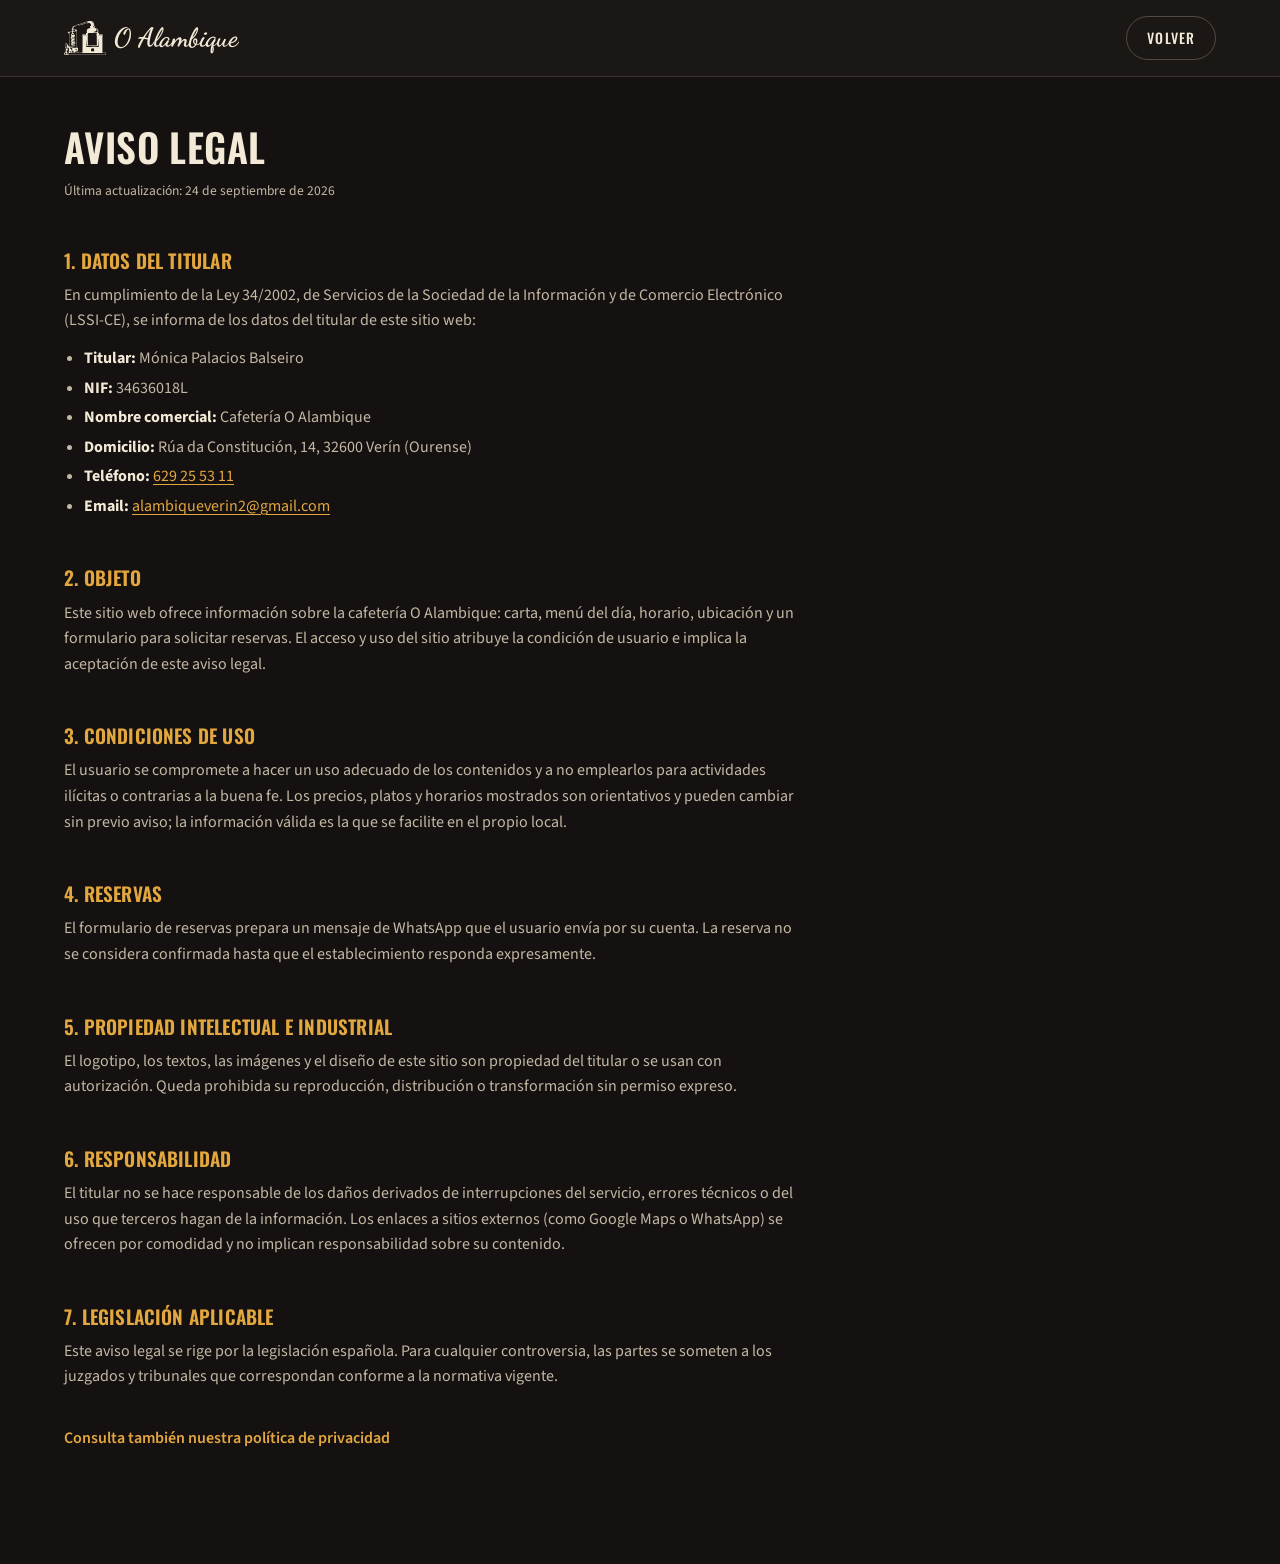
<file: aviso-legal.html>
<!doctype html>
<html lang="es">
<head>
  <meta charset="utf-8">
  <meta name="viewport" content="width=device-width, initial-scale=1">
  <meta http-equiv="Content-Security-Policy" content="default-src 'self'; script-src 'self'; style-src 'self'; img-src 'self' data:; font-src 'self'; object-src 'none'; base-uri 'self'; form-action 'self'">
  <title>Aviso legal | Cafetería O Alambique</title>
  <meta name="description" content="Aviso legal del sitio web de Cafetería O Alambique en Verín (Ourense): datos del titular, condiciones de uso y propiedad intelectual.">
  <meta name="robots" content="noindex, follow">
  <link rel="canonical" href="https://www.cafeteriaoalambique.es/aviso-legal.html">
  <meta name="theme-color" content="#141110">
  <link rel="icon" href="favicon.ico" sizes="32x32">
  <link rel="icon" href="favicon.svg" type="image/svg+xml">
  <link rel="stylesheet" href="css/tokens.css?v=20261028">
  <link rel="stylesheet" href="css/base.css?v=20261028">
  <link rel="stylesheet" href="css/layout.css?v=20261028">
  <link rel="stylesheet" href="css/components.css?v=20261028">
  <link rel="stylesheet" href="css/legal.css?v=20261028">
</head>
<body>
  <a class="skip-link" href="#contenido">Saltar al contenido</a>

  <header class="legal-header">
    <div class="container legal-header__inner">
      <a class="brand" href="./" aria-label="O Alambique, volver al inicio">
        <img class="brand__mark" src="assets/img/logo-mark.svg?v=20261028" alt="" width="493" height="403">
        <span class="brand__name">O Alambique</span>
      </a>
      <a class="btn btn--ghost" href="./">Volver</a>
    </div>
  </header>

  <main class="container legal" id="contenido" tabindex="-1">
    <article class="legal__content">
      <h1>Aviso legal</h1>
      <p class="legal__updated">Última actualización: 24 de septiembre de 2026</p>

      <h2>1. Datos del titular</h2>
      <p>En cumplimiento de la Ley 34/2002, de Servicios de la Sociedad de la Información y de Comercio Electrónico (LSSI-CE), se informa de los datos del titular de este sitio web:</p>
      <ul>
        <li><strong>Titular:</strong> Mónica Palacios Balseiro</li>
        <li><strong>NIF:</strong> 34636018L</li>
        <li><strong>Nombre comercial:</strong> Cafetería O Alambique</li>
        <li><strong>Domicilio:</strong> Rúa da Constitución, 14, 32600 Verín (Ourense)</li>
        <li><strong>Teléfono:</strong> <a href="tel:+34629255311">629&nbsp;25&nbsp;53&nbsp;11</a></li>
        <li><strong>Email:</strong> <a href="mailto:alambiqueverin2@gmail.com">alambiqueverin2@gmail.com</a></li>
      </ul>

      <h2>2. Objeto</h2>
      <p>Este sitio web ofrece información sobre la cafetería O Alambique: carta, menú del día, horario, ubicación y un formulario para solicitar reservas. El acceso y uso del sitio atribuye la condición de usuario e implica la aceptación de este aviso legal.</p>

      <h2>3. Condiciones de uso</h2>
      <p>El usuario se compromete a hacer un uso adecuado de los contenidos y a no emplearlos para actividades ilícitas o contrarias a la buena fe. Los precios, platos y horarios mostrados son orientativos y pueden cambiar sin previo aviso; la información válida es la que se facilite en el propio local.</p>

      <h2>4. Reservas</h2>
      <p>El formulario de reservas prepara un mensaje de WhatsApp que el usuario envía por su cuenta. La reserva no se considera confirmada hasta que el establecimiento responda expresamente.</p>

      <h2>5. Propiedad intelectual e industrial</h2>
      <p>El logotipo, los textos, las imágenes y el diseño de este sitio son propiedad del titular o se usan con autorización. Queda prohibida su reproducción, distribución o transformación sin permiso expreso.</p>

      <h2>6. Responsabilidad</h2>
      <p>El titular no se hace responsable de los daños derivados de interrupciones del servicio, errores técnicos o del uso que terceros hagan de la información. Los enlaces a sitios externos (como Google Maps o WhatsApp) se ofrecen por comodidad y no implican responsabilidad sobre su contenido.</p>

      <h2>7. Legislación aplicable</h2>
      <p>Este aviso legal se rige por la legislación española. Para cualquier controversia, las partes se someten a los juzgados y tribunales que correspondan conforme a la normativa vigente.</p>

      <p><a class="link-arrow" href="privacidad.html">Consulta también nuestra política de privacidad</a></p>
    </article>
  </main>
</body>
</html>
</file>
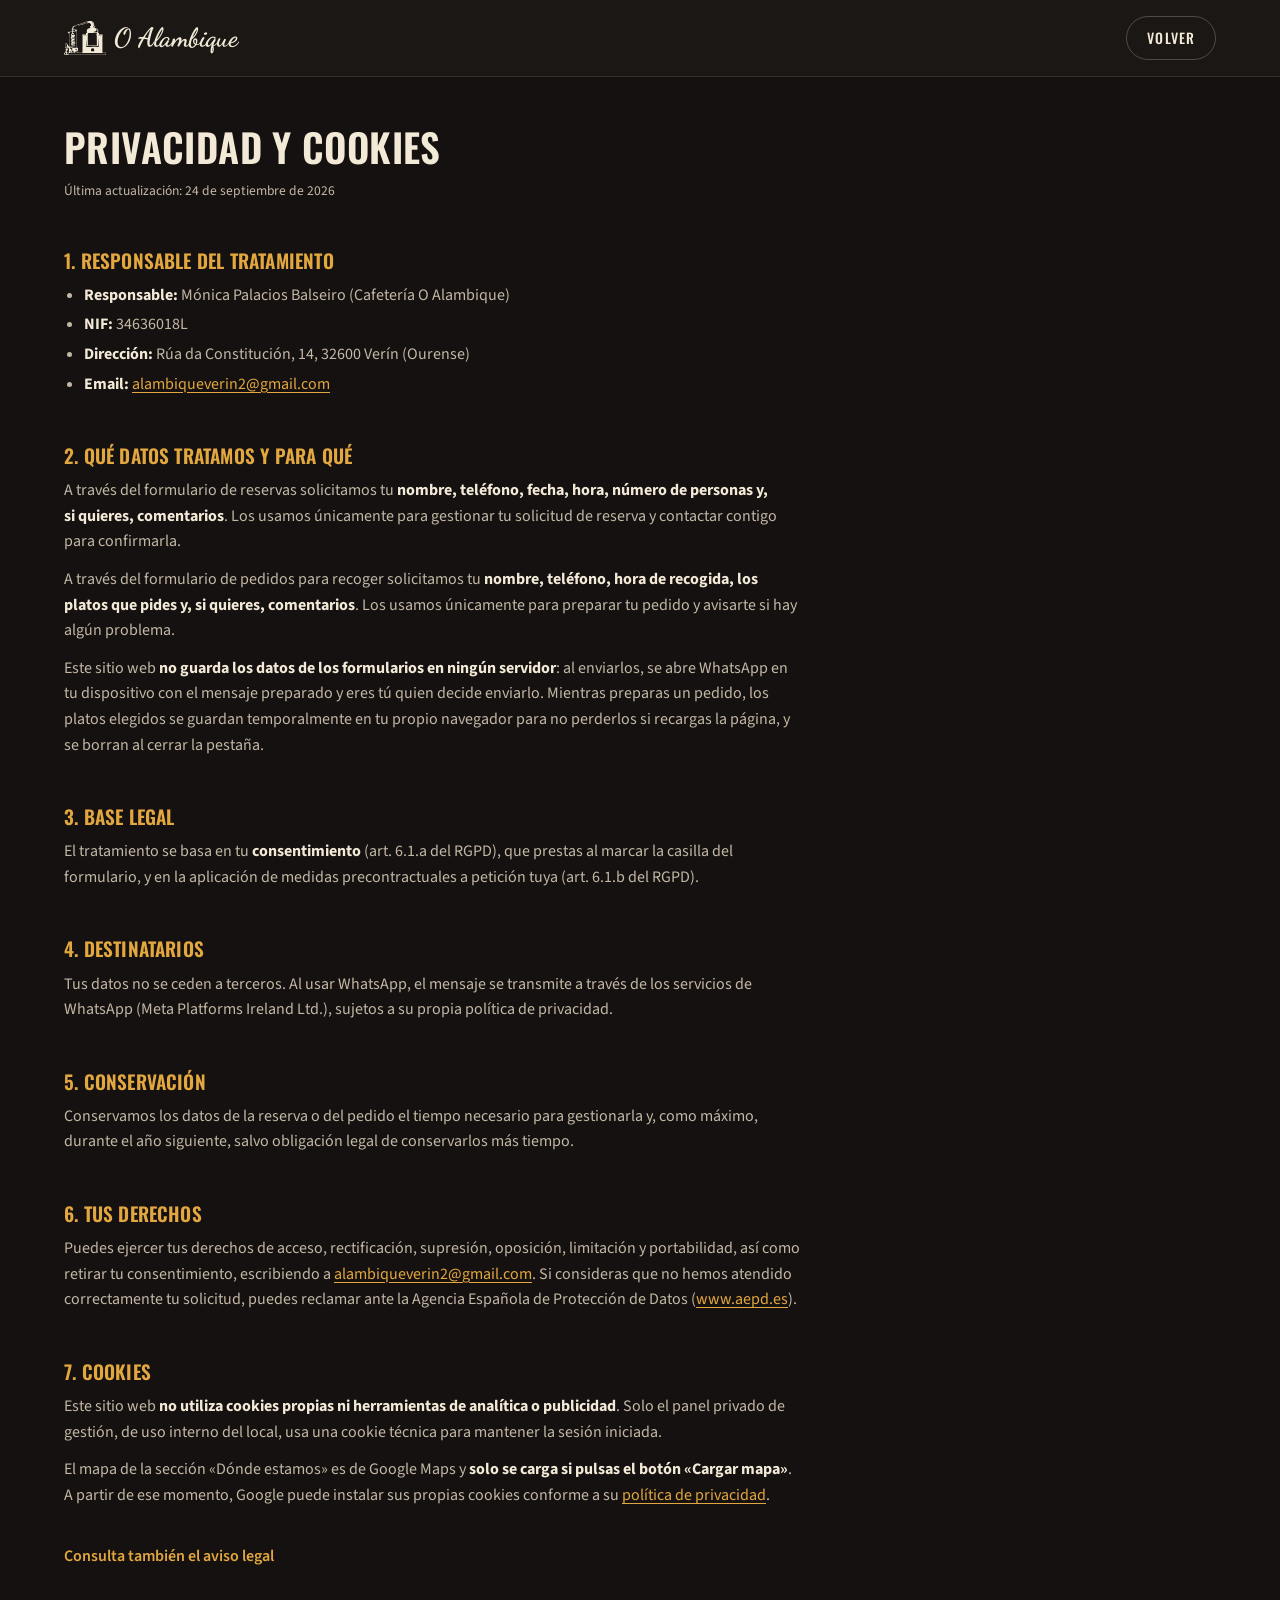
<file: privacidad.html>
<!doctype html>
<html lang="es">
<head>
  <meta charset="utf-8">
  <meta name="viewport" content="width=device-width, initial-scale=1">
  <meta http-equiv="Content-Security-Policy" content="default-src 'self'; script-src 'self'; style-src 'self'; img-src 'self' data:; font-src 'self'; object-src 'none'; base-uri 'self'; form-action 'self'">
  <title>Política de privacidad y cookies | Cafetería O Alambique</title>
  <meta name="description" content="Cómo trata Cafetería O Alambique los datos de los formularios de reservas y pedidos y qué cookies utiliza este sitio web.">
  <meta name="robots" content="noindex, follow">
  <link rel="canonical" href="https://www.cafeteriaoalambique.es/privacidad.html">
  <meta name="theme-color" content="#141110">
  <link rel="icon" href="favicon.ico" sizes="32x32">
  <link rel="icon" href="favicon.svg" type="image/svg+xml">
  <link rel="stylesheet" href="css/tokens.css?v=20261028">
  <link rel="stylesheet" href="css/base.css?v=20261028">
  <link rel="stylesheet" href="css/layout.css?v=20261028">
  <link rel="stylesheet" href="css/components.css?v=20261028">
  <link rel="stylesheet" href="css/legal.css?v=20261028">
</head>
<body>
  <a class="skip-link" href="#contenido">Saltar al contenido</a>

  <header class="legal-header">
    <div class="container legal-header__inner">
      <a class="brand" href="./" aria-label="O Alambique, volver al inicio">
        <img class="brand__mark" src="assets/img/logo-mark.svg?v=20261028" alt="" width="493" height="403">
        <span class="brand__name">O Alambique</span>
      </a>
      <a class="btn btn--ghost" href="./">Volver</a>
    </div>
  </header>

  <main class="container legal" id="contenido" tabindex="-1">
    <article class="legal__content">
      <h1>Privacidad y cookies</h1>
      <p class="legal__updated">Última actualización: 24 de septiembre de 2026</p>

      <h2>1. Responsable del tratamiento</h2>
      <ul>
        <li><strong>Responsable:</strong> Mónica Palacios Balseiro (Cafetería O Alambique)</li>
        <li><strong>NIF:</strong> 34636018L</li>
        <li><strong>Dirección:</strong> Rúa da Constitución, 14, 32600 Verín (Ourense)</li>
        <li><strong>Email:</strong> <a href="mailto:alambiqueverin2@gmail.com">alambiqueverin2@gmail.com</a></li>
      </ul>

      <h2>2. Qué datos tratamos y para qué</h2>
      <p>A través del formulario de reservas solicitamos tu <strong>nombre, teléfono, fecha, hora, número de personas y, si quieres, comentarios</strong>. Los usamos únicamente para gestionar tu solicitud de reserva y contactar contigo para confirmarla.</p>
      <p>A través del formulario de pedidos para recoger solicitamos tu <strong>nombre, teléfono, hora de recogida, los platos que pides y, si quieres, comentarios</strong>. Los usamos únicamente para preparar tu pedido y avisarte si hay algún problema.</p>
      <p>Este sitio web <strong>no guarda los datos de los formularios en ningún servidor</strong>: al enviarlos, se abre WhatsApp en tu dispositivo con el mensaje preparado y eres tú quien decide enviarlo. Mientras preparas un pedido, los platos elegidos se guardan temporalmente en tu propio navegador para no perderlos si recargas la página, y se borran al cerrar la pestaña.</p>

      <h2>3. Base legal</h2>
      <p>El tratamiento se basa en tu <strong>consentimiento</strong> (art. 6.1.a del RGPD), que prestas al marcar la casilla del formulario, y en la aplicación de medidas precontractuales a petición tuya (art. 6.1.b del RGPD).</p>

      <h2>4. Destinatarios</h2>
      <p>Tus datos no se ceden a terceros. Al usar WhatsApp, el mensaje se transmite a través de los servicios de WhatsApp (Meta Platforms Ireland Ltd.), sujetos a su propia política de privacidad.</p>

      <h2>5. Conservación</h2>
      <p>Conservamos los datos de la reserva o del pedido el tiempo necesario para gestionarla y, como máximo, durante el año siguiente, salvo obligación legal de conservarlos más tiempo.</p>

      <h2>6. Tus derechos</h2>
      <p>Puedes ejercer tus derechos de acceso, rectificación, supresión, oposición, limitación y portabilidad, así como retirar tu consentimiento, escribiendo a <a href="mailto:alambiqueverin2@gmail.com">alambiqueverin2@gmail.com</a>. Si consideras que no hemos atendido correctamente tu solicitud, puedes reclamar ante la Agencia Española de Protección de Datos (<a href="https://www.aepd.es" target="_blank" rel="noopener noreferrer">www.aepd.es</a>).</p>

      <h2>7. Cookies</h2>
      <p>Este sitio web <strong>no utiliza cookies propias ni herramientas de analítica o publicidad</strong>. Solo el panel privado de gestión, de uso interno del local, usa una cookie técnica para mantener la sesión iniciada.</p>
      <p>El mapa de la sección «Dónde estamos» es de Google Maps y <strong>solo se carga si pulsas el botón «Cargar mapa»</strong>. A partir de ese momento, Google puede instalar sus propias cookies conforme a su <a href="https://policies.google.com/privacy?hl=es" target="_blank" rel="noopener noreferrer">política de privacidad</a>.</p>

      <p><a class="link-arrow" href="aviso-legal.html">Consulta también el aviso legal</a></p>
    </article>
  </main>
</body>
</html>
</file>
<file: css/tokens.css>
@font-face {
  font-family: "Oswald";
  src: url("../assets/fonts/oswald.woff2") format("woff2");
  font-weight: 200 700;
  font-style: normal;
  font-display: swap;
}

@font-face {
  font-family: "Source Sans 3";
  src: url("../assets/fonts/source-sans-3.woff2") format("woff2");
  font-weight: 200 900;
  font-style: normal;
  font-display: swap;
}

@font-face {
  font-family: "Dancing Script";
  src: url("../assets/fonts/dancing-script.woff2") format("woff2");
  font-weight: 400 700;
  font-style: normal;
  font-display: swap;
}

:root {
  color-scheme: dark;

  /* Paleta inspirada en el local: negro cálido, crema de las paredes, ámbar de las lámparas y madera */
  --color-bg: #141110;
  --color-bg-alt: #1b1715;
  --color-surface: #221d1a;
  --color-surface-raised: #2b2521;
  --color-line: rgb(243 233 215 / 0.12);
  --color-line-strong: rgb(243 233 215 / 0.24);
  --color-text: #f3e9d7;
  --color-text-muted: #c4b8a5;
  --color-accent: #e3a73f;
  --color-accent-strong: #f2bd5c;
  --color-accent-soft: rgb(227 167 63 / 0.14);
  --color-on-accent: #1a1208;
  --color-wood: #b8732f;
  --color-success: #8fd19e;
  --color-success-soft: rgb(143 209 158 / 0.14);
  --color-warning: #f2c14e;
  --color-danger: #ff8a75;
  --color-danger-soft: rgb(255 138 117 / 0.12);

  --font-display: "Oswald", "Arial Narrow", "Helvetica Neue", sans-serif;
  --font-body: "Source Sans 3", system-ui, -apple-system, "Segoe UI", Roboto, sans-serif;
  --font-script: "Dancing Script", "Brush Script MT", cursive;

  --fs-300: clamp(0.8125rem, 0.8rem + 0.06vw, 0.875rem);
  --fs-400: clamp(0.9375rem, 0.92rem + 0.1vw, 1rem);
  --fs-500: clamp(1.0625rem, 1rem + 0.25vw, 1.2rem);
  --fs-600: clamp(1.2rem, 1.1rem + 0.45vw, 1.5rem);
  --fs-700: clamp(1.7rem, 1.4rem + 1.3vw, 2.5rem);
  --fs-800: clamp(2.75rem, 2rem + 3.5vw, 4.75rem);

  --space-2xs: 0.25rem;
  --space-xs: 0.5rem;
  --space-s: 0.75rem;
  --space-m: 1rem;
  --space-l: 1.5rem;
  --space-xl: 2rem;
  --space-2xl: 3rem;
  --space-3xl: clamp(4rem, 3rem + 5vw, 7.5rem);

  --radius-s: 0.5rem;
  --radius-m: 0.875rem;
  --radius-l: 1.5rem;
  --radius-pill: 999px;

  --shadow-card: 0 1px 0 rgb(255 255 255 / 0.04) inset, 0 18px 40px -24px rgb(0 0 0 / 0.8);
  --shadow-glow: 0 0 0 1px rgb(227 167 63 / 0.35), 0 12px 40px -12px rgb(227 167 63 / 0.45);

  --container: 72rem;
  --gutter: clamp(1rem, 0.6rem + 2vw, 2rem);
  --header-height: 4.25rem;

  --ease-out: cubic-bezier(0.22, 1, 0.36, 1);
  --ease-spring: cubic-bezier(0.34, 1.56, 0.64, 1);
  --duration-fast: 160ms;
  --duration: 320ms;
  --duration-slow: 800ms;

  --z-header: 50;
  --z-nav: 60;
  --z-skip: 100;
}
</file>
<file: css/base.css>
*,
*::before,
*::after {
  box-sizing: border-box;
}

* {
  margin: 0;
}

html {
  -webkit-text-size-adjust: 100%;
  text-size-adjust: 100%;
  scroll-behavior: smooth;
  scroll-padding-top: calc(var(--header-height) + 1rem);
}

body {
  min-height: 100vh;
  background-color: var(--color-bg);
  color: var(--color-text);
  font-family: var(--font-body);
  font-size: var(--fs-400);
  line-height: 1.6;
  -webkit-font-smoothing: antialiased;
  text-rendering: optimizeLegibility;
  overflow-x: clip;
}

body.is-locked {
  overflow: hidden;
}

img,
picture,
svg,
video {
  display: block;
  max-width: 100%;
}

img {
  height: auto;
}

input,
button,
textarea,
select {
  font: inherit;
  color: inherit;
}

button {
  cursor: pointer;
}

h1,
h2,
h3,
h4 {
  font-family: var(--font-display);
  font-weight: 600;
  line-height: 1.1;
  letter-spacing: 0.01em;
  text-wrap: balance;
}

p {
  text-wrap: pretty;
}

a {
  color: var(--color-accent);
  text-decoration-thickness: 1px;
  text-underline-offset: 0.2em;
  transition: color var(--duration-fast) ease;
}

a:hover {
  color: var(--color-accent-strong);
}

ul[role="list"],
ol[role="list"] {
  list-style: none;
  padding: 0;
}

address {
  font-style: normal;
}

:focus-visible {
  outline: 2px solid var(--color-accent);
  outline-offset: 3px;
  border-radius: 4px;
}

main:focus {
  outline: none;
}

::selection {
  background: var(--color-accent);
  color: var(--color-on-accent);
}

[hidden] {
  display: none !important;
}

.visually-hidden {
  position: absolute !important;
  width: 1px;
  height: 1px;
  padding: 0;
  margin: -1px;
  overflow: hidden;
  clip: rect(0 0 0 0);
  white-space: nowrap;
  border: 0;
}

.icon-sprite {
  display: none;
}

.icon {
  width: 1.25em;
  height: 1.25em;
  flex-shrink: 0;
  fill: none;
  stroke: currentColor;
  stroke-width: 1.75;
  stroke-linecap: round;
  stroke-linejoin: round;
}

.icon--xl {
  width: 2.5rem;
  height: 2.5rem;
  stroke-width: 1.5;
}

.icon--danger {
  color: var(--color-danger);
}

.skip-link {
  position: fixed;
  top: var(--space-s);
  left: var(--space-s);
  z-index: var(--z-skip);
  padding: var(--space-s) var(--space-m);
  border-radius: var(--radius-s);
  background: var(--color-accent);
  color: var(--color-on-accent);
  font-weight: 700;
  text-decoration: none;
  translate: 0 -200%;
  transition: translate var(--duration) var(--ease-out);
}

.skip-link:focus-visible {
  translate: 0 0;
}
</file>
<file: css/layout.css>
.container {
  width: min(100% - 2 * var(--gutter), var(--container));
  margin-inline: auto;
}

.section {
  position: relative;
  padding-block: var(--space-3xl);
}

/* Evita que el contenido mínimo de un hijo desborde las rejillas en móvil */
:where(.about__grid, .daily-menu__grid, .schedule__grid, .reservation__grid, .contact__grid, .form__grid) > * {
  min-width: 0;
}

.section:nth-of-type(even) {
  background-color: var(--color-bg-alt);
}

/* ---------- Cabecera ---------- */
.site-header {
  position: fixed;
  inset: 0 0 auto;
  z-index: var(--z-header);
  height: var(--header-height);
  isolation: isolate;
}

/* El desenfoque va en un pseudo-elemento: backdrop-filter en la cabecera
   convertiría a .site-nav (position: fixed) en hijo de su caja y recortaría el menú móvil */
.site-header::before {
  content: "";
  position: absolute;
  inset: 0;
  z-index: -1;
  background-color: rgb(20 17 16 / 0.86);
  backdrop-filter: blur(14px) saturate(1.2);
  -webkit-backdrop-filter: blur(14px) saturate(1.2);
  box-shadow: 0 1px 0 var(--color-line);
  opacity: 0;
  transition: opacity var(--duration) ease;
}

.site-header.is-scrolled::before,
.site-header.is-nav-open::before {
  opacity: 1;
}

.site-header__inner {
  display: flex;
  align-items: center;
  gap: var(--space-m);
  height: 100%;
}

.brand {
  display: inline-flex;
  align-items: center;
  gap: var(--space-xs);
  color: var(--color-text);
  text-decoration: none;
}

.brand:hover {
  color: var(--color-text);
}

.brand__mark {
  width: 2.6rem;
  height: auto;
  transition: rotate var(--duration) var(--ease-spring);
}

.brand:hover .brand__mark {
  rotate: -6deg;
}

.brand__name {
  font-family: var(--font-script);
  font-size: 1.65rem;
  font-weight: 700;
  line-height: 1;
}

.site-header .status-pill {
  display: none;
  margin-inline-start: auto;
}

.nav-toggle {
  position: relative;
  z-index: calc(var(--z-nav) + 1);
  display: inline-grid;
  place-items: center;
  width: 2.75rem;
  height: 2.75rem;
  margin-inline-start: auto;
  border: 1px solid var(--color-line-strong);
  border-radius: var(--radius-s);
  background: transparent;
  transition: background-color var(--duration-fast) ease, border-color var(--duration-fast) ease;
}

.nav-toggle:hover {
  border-color: var(--color-accent);
}

.nav-toggle .icon {
  width: 1.5rem;
  height: 1.5rem;
}

/* Menú móvil a pantalla completa */
.site-nav {
  position: fixed;
  inset: var(--header-height) 0 0;
  z-index: var(--z-nav);
  display: flex;
  flex-direction: column;
  gap: var(--space-xl);
  padding: var(--space-2xl) var(--gutter);
  background-color: rgb(20 17 16 / 0.97);
  backdrop-filter: blur(16px);
  -webkit-backdrop-filter: blur(16px);
  overflow-y: auto;
  opacity: 0;
  visibility: hidden;
  translate: 0 -0.75rem;
  transition: opacity var(--duration) var(--ease-out), translate var(--duration) var(--ease-out), visibility 0s linear var(--duration);
}

.site-nav.is-open {
  opacity: 1;
  visibility: visible;
  translate: 0 0;
  transition-delay: 0s;
}

.site-nav__list {
  display: flex;
  flex-direction: column;
  gap: var(--space-xs);
  padding: 0;
  list-style: none;
}

.site-nav__link {
  display: block;
  padding-block: var(--space-xs);
  color: var(--color-text);
  font-family: var(--font-display);
  font-size: var(--fs-700);
  font-weight: 500;
  text-transform: uppercase;
  text-decoration: none;
  letter-spacing: 0.02em;
}

.site-nav.is-open .site-nav__list li {
  animation: nav-item-in var(--duration-slow) var(--ease-out) both;
  animation-delay: calc(var(--nav-index, 0) * 60ms + 80ms);
}

.site-nav__link:hover,
.site-nav__link.is-active {
  color: var(--color-accent);
}

.site-nav__cta {
  align-self: flex-start;
}

@media (min-width: 37.5em) {
  .site-header .status-pill {
    display: inline-flex;
  }

  .nav-toggle {
    margin-inline-start: 0;
  }
}

@media (min-width: 64em) {
  :root {
    --header-height: 4.75rem;
  }

  .nav-toggle {
    display: none;
  }

  .site-header .status-pill {
    margin-inline-start: var(--space-s);
  }

  .site-nav {
    position: static;
    flex-direction: row;
    align-items: center;
    gap: clamp(0.9rem, 0.2rem + 1.2vw, 1.5rem);
    margin-inline-start: auto;
    padding: 0;
    background: none;
    backdrop-filter: none;
    -webkit-backdrop-filter: none;
    overflow: visible;
    opacity: 1;
    visibility: visible;
    translate: none;
    transition: none;
  }

  .site-nav__list {
    flex-direction: row;
    gap: clamp(0.9rem, 0.2rem + 1.2vw, 1.5rem);
  }

  .site-nav__link {
    position: relative;
    font-size: var(--fs-300);
    letter-spacing: 0.08em;
    white-space: nowrap;
  }

  .site-nav__link::after {
    content: "";
    position: absolute;
    inset: auto 0 0.2rem;
    height: 2px;
    background: var(--color-accent);
    scale: 0 1;
    transform-origin: right;
    transition: scale var(--duration) var(--ease-out);
  }

  .site-nav__link:hover::after,
  .site-nav__link.is-active::after {
    scale: 1 1;
    transform-origin: left;
  }

  .site-nav__cta {
    align-self: auto;
  }
}

/* Entre tablet horizontal y escritorio ancho la píldora muestra solo el estado corto */
.status-pill__short {
  display: none;
}

@media (min-width: 64em) and (max-width: 79.99em) {
  .site-header .status-pill__text {
    position: absolute;
    width: 1px;
    height: 1px;
    overflow: hidden;
    clip: rect(0 0 0 0);
    white-space: nowrap;
  }

  .site-header .status-pill__short {
    display: inline;
  }
}

/* ---------- Pie ---------- */
.site-footer {
  padding-block: var(--space-2xl) var(--space-l);
  border-top: 1px solid var(--color-line);
  background: #0f0d0c;
  color: var(--color-text-muted);
  font-size: var(--fs-300);
}

.site-footer a {
  color: var(--color-text);
  text-decoration: none;
}

.site-footer a:hover {
  color: var(--color-accent);
}

.site-footer__grid {
  display: grid;
  gap: var(--space-xl);
}

.site-footer__brand img {
  width: 11rem;
}

.site-footer__tagline {
  margin-top: var(--space-s);
  font-family: var(--font-script);
  font-size: 1.35rem;
  color: var(--color-text);
}

.social-links {
  display: flex;
  gap: var(--space-s);
  margin-top: var(--space-m);
}

.site-footer .social-link {
  display: inline-grid;
  place-items: center;
  width: 2.75rem;
  height: 2.75rem;
  border: 1px solid var(--color-line-strong);
  border-radius: 50%;
  color: var(--color-text);
  transition: border-color var(--duration-fast) ease, color var(--duration-fast) ease, translate var(--duration) var(--ease-spring);
}

.site-footer .social-link:hover {
  border-color: var(--color-accent);
  color: var(--color-accent);
  translate: 0 -2px;
}

.site-footer__nav ul {
  display: grid;
  gap: var(--space-xs);
}

.site-footer__contact {
  display: grid;
  gap: var(--space-2xs);
}

.site-footer__bottom {
  display: flex;
  flex-wrap: wrap;
  justify-content: space-between;
  gap: var(--space-s);
  margin-top: var(--space-2xl);
  padding-top: var(--space-l);
  border-top: 1px solid var(--color-line);
}

.site-footer__legal {
  display: flex;
  flex-wrap: wrap;
  gap: var(--space-l);
}

@media (min-width: 48em) {
  .site-footer__grid {
    grid-template-columns: 1.4fr 1fr 1.2fr;
    align-items: start;
  }
}
</file>
<file: css/components.css>
/* ---------- Tipografía de sección ---------- */
.eyebrow {
  margin-bottom: var(--space-xs);
  color: var(--color-accent);
  font-family: var(--font-script);
  font-size: var(--fs-600);
  font-weight: 700;
  line-height: 1.2;
}

.section-title {
  font-size: var(--fs-700);
  text-transform: uppercase;
}

.section-title--sm {
  font-size: var(--fs-600);
}

.section-header {
  max-width: 40rem;
  margin-inline: auto;
  margin-bottom: var(--space-2xl);
  text-align: center;
}

.section-header--left {
  margin-inline: 0;
  text-align: start;
}

.section-header__text {
  margin-top: var(--space-m);
  color: var(--color-text-muted);
}

.link-arrow {
  display: inline-flex;
  align-items: center;
  gap: var(--space-xs);
  margin-top: var(--space-l);
  font-weight: 600;
  text-decoration: none;
}

.link-arrow .icon {
  transition: translate var(--duration) var(--ease-spring);
}

.link-arrow:hover .icon {
  translate: 0.3rem 0;
}

/* ---------- Botones ---------- */
.btn {
  --btn-bg: transparent;
  --btn-color: var(--color-text);
  --btn-border: var(--color-line-strong);

  position: relative;
  display: inline-flex;
  align-items: center;
  justify-content: center;
  gap: var(--space-xs);
  min-height: 2.75rem;
  padding: 0.6rem 1.25rem;
  border: 1px solid var(--btn-border);
  border-radius: var(--radius-pill);
  background: var(--btn-bg);
  color: var(--btn-color);
  font-family: var(--font-display);
  font-size: 0.875rem;
  font-weight: 500;
  letter-spacing: 0.08em;
  line-height: 1.1;
  text-transform: uppercase;
  text-decoration: none;
  white-space: nowrap;
  overflow: hidden;
  isolation: isolate;
  transition: translate var(--duration-fast) ease, box-shadow var(--duration) ease, border-color var(--duration) ease, color var(--duration) ease, background-color var(--duration) ease;
}

.btn:hover {
  color: var(--btn-color);
  translate: 0 -2px;
}

.btn:active {
  translate: 0 0;
}

.btn--primary {
  --btn-bg: var(--color-accent);
  --btn-color: var(--color-on-accent);
  --btn-border: var(--color-accent);
}

/* Brillo que recorre el botón al pasar el ratón */
.btn--primary::before {
  content: "";
  position: absolute;
  inset: 0;
  z-index: -1;
  background: linear-gradient(110deg, transparent 30%, rgb(255 255 255 / 0.45) 50%, transparent 70%);
  translate: -120% 0;
  transition: translate 700ms var(--ease-out);
}

.btn--primary:hover {
  box-shadow: var(--shadow-glow);
}

.btn--primary:hover::before {
  translate: 120% 0;
}

.btn--ghost:hover {
  --btn-border: var(--color-accent);
  --btn-color: var(--color-accent);
}

.btn--lg {
  min-height: 3rem;
  padding: 0.7rem 1.4rem;
  font-size: 0.95rem;
}

.btn--block {
  width: 100%;
  white-space: normal;
  text-align: center;
}

.btn[disabled],
.btn[aria-disabled="true"] {
  opacity: 0.6;
  cursor: not-allowed;
  translate: none;
  box-shadow: none;
}

.btn__spinner {
  display: none;
  width: 1.1em;
  height: 1.1em;
  border: 2px solid currentColor;
  border-right-color: transparent;
  border-radius: 50%;
  animation: spin 700ms linear infinite;
}

.btn.is-loading .btn__spinner {
  display: inline-block;
}

.btn.is-loading .icon {
  display: none;
}

/* ---------- Estado abierto / cerrado ---------- */
.status-pill {
  --status-color: var(--color-text-muted);

  display: inline-flex;
  align-items: center;
  gap: var(--space-xs);
  padding: 0.35rem 0.85rem;
  border: 1px solid var(--color-line-strong);
  border-radius: var(--radius-pill);
  background: rgb(20 17 16 / 0.55);
  font-size: var(--fs-300);
  font-weight: 600;
  line-height: 1.2;
  white-space: nowrap;
}

.status-pill--link {
  color: var(--color-text);
  text-decoration: none;
  transition: border-color var(--duration-fast) ease;
}

.status-pill--link:hover {
  border-color: var(--color-accent);
  color: var(--color-text);
}

.status-pill[data-status="open"] {
  --status-color: var(--color-success);
}

.status-pill[data-status="closing"] {
  --status-color: var(--color-warning);
}

.status-pill[data-status="closed"] {
  --status-color: var(--color-danger);
}

.status-pill__dot {
  position: relative;
  width: 0.55rem;
  height: 0.55rem;
  border-radius: 50%;
  background: var(--status-color);
}

.status-pill[data-status="open"] .status-pill__dot::after,
.status-pill[data-status="closing"] .status-pill__dot::after {
  content: "";
  position: absolute;
  inset: 0;
  border-radius: 50%;
  background: var(--status-color);
  animation: pulse-ring 2s var(--ease-out) infinite;
}

.status-pill--large {
  margin-top: var(--space-m);
  padding: 0.55rem 1.1rem;
  font-size: var(--fs-400);
  white-space: normal;
}

/* ---------- Pestañas ---------- */
.tabs__list {
  display: flex;
  gap: var(--space-xs);
  width: fit-content;
  max-width: 100%;
  margin: 0 auto var(--space-2xl);
  padding: 0.35rem;
  border: 1px solid var(--color-line);
  border-radius: var(--radius-pill);
  background: var(--color-surface);
  /* En móvil las pestañas se desplazan en horizontal en lugar de romper la línea */
  overflow-x: auto;
  overscroll-behavior-x: contain;
  scroll-snap-type: x proximity;
  scrollbar-width: none;
}

.tabs__list::-webkit-scrollbar {
  display: none;
}

/* Hasta 800px las pestañas bajan a varias líneas en lugar de desplazarse */
@media (max-width: 50em) {
  .tabs__list {
    flex-wrap: wrap;
    justify-content: center;
    overflow-x: visible;
    border-radius: var(--radius-l);
  }
}

.tabs__tab {
  flex-shrink: 0;
  scroll-snap-align: center;
  white-space: nowrap;
  display: inline-flex;
  align-items: center;
  gap: var(--space-xs);
  min-height: 2.75rem;
  padding: 0.5rem 1.25rem;
  border: 0;
  border-radius: var(--radius-pill);
  background: transparent;
  color: var(--color-text-muted);
  font-family: var(--font-display);
  font-size: 0.875rem;
  letter-spacing: 0.08em;
  text-transform: uppercase;
  transition: background-color var(--duration) var(--ease-out), color var(--duration) ease;
}

.tabs__tab:hover {
  color: var(--color-text);
}

.tabs__tab[aria-selected="true"] {
  background: var(--color-accent);
  color: var(--color-on-accent);
}

.tabs__panel {
  view-transition-name: menu-panel;
}

.tabs__panel:focus-visible {
  outline-offset: 8px;
}

.menu-step {
  display: flex;
  flex-wrap: wrap;
  align-items: baseline;
  justify-content: space-between;
  gap: var(--space-s);
  margin-bottom: var(--space-l);
  padding-bottom: var(--space-m);
  border-bottom: 1px dashed var(--color-line-strong);
}

.menu-step__title {
  font-size: var(--fs-600);
  text-transform: uppercase;
}

.menu-step__label {
  color: var(--color-accent);
}

.menu-step--spaced {
  margin-top: var(--space-2xl);
}

.menu-step__note {
  color: var(--color-accent);
  font-family: var(--font-script);
  font-size: var(--fs-500);
  font-weight: 700;
}

.menu-step__intro {
  margin: calc(-1 * var(--space-s)) 0 var(--space-xl);
  color: var(--color-text-muted);
  font-size: var(--fs-300);
}

.menu-note {
  display: flex;
  align-items: center;
  justify-content: center;
  gap: var(--space-xs);
  margin-top: var(--space-l);
  color: var(--color-text-muted);
  font-size: var(--fs-300);
  text-align: center;
}

.menu-note .icon {
  color: var(--color-accent);
  fill: currentColor;
}


.menu-step__price {
  padding: 0.3rem 1rem;
  border-radius: var(--radius-pill);
  background: var(--color-accent);
  color: var(--color-on-accent);
  font-family: var(--font-display);
  font-size: var(--fs-500);
  font-weight: 600;
}

/* ---------- Tarjetas de plato ---------- */
.dish-grid {
  display: grid;
  gap: var(--space-m);
}

.dish-card {
  position: relative;
  display: grid;
  grid-template-columns: 6.5rem 1fr;
  gap: var(--space-m);
  align-items: center;
  padding: var(--space-m);
  border: 1px solid var(--color-line);
  border-radius: var(--radius-m);
  background: linear-gradient(160deg, var(--color-surface-raised), var(--color-surface));
  box-shadow: var(--shadow-card);
  transition: translate var(--duration) var(--ease-out), border-color var(--duration) ease, box-shadow var(--duration) ease;
}

.dish-card:hover {
  translate: 0 -4px;
  border-color: rgb(227 167 63 / 0.45);
  box-shadow: var(--shadow-card), 0 20px 40px -20px rgb(227 167 63 / 0.35);
}

.dish-card--featured {
  border-color: rgb(227 167 63 / 0.5);
}

.dish-card--options {
  grid-template-columns: 1fr;
  border-style: dashed;
  background: transparent;
}

.dish-card__media {
  aspect-ratio: 25 / 23;
}

.dish-card__media img {
  width: 100%;
  height: 100%;
  object-fit: cover;
  transition: scale var(--duration-slow) var(--ease-out), rotate var(--duration-slow) var(--ease-out);
}

.dish-card:hover .dish-card__media img {
  scale: 1.08;
  rotate: -3deg;
}

.dish-card__price {
  margin-top: var(--space-2xs);
  color: var(--color-accent);
  font-family: var(--font-display);
  font-size: var(--fs-500);
  font-weight: 600;
}

.dish-card__number {
  color: var(--color-accent);
  font-family: var(--font-display);
  font-size: 0.85rem;
  letter-spacing: 0.2em;
}

.dish-card__title {
  font-size: var(--fs-500);
  text-transform: uppercase;
}

.dish-card__tag {
  display: inline-flex;
  align-items: center;
  gap: 0.3rem;
  margin-top: var(--space-2xs);
  color: var(--color-accent);
  font-size: 0.8rem;
  font-weight: 700;
  letter-spacing: 0.08em;
  text-transform: uppercase;
}

.dish-card__tag .icon {
  width: 0.95rem;
  height: 0.95rem;
  fill: currentColor;
}

.dish-card__text {
  margin-top: var(--space-xs);
  color: var(--color-text-muted);
  font-size: var(--fs-300);
  line-height: 1.5;
}

/* Sugerencia destacada dentro de una tarjeta (p. ej. la salsa de la casa) */
.dish-card__tip {
  color: var(--color-accent);
  font-style: italic;
}

@media (min-width: 40em) {
  .dish-grid {
    grid-template-columns: repeat(2, 1fr);
  }
}

@media (min-width: 64em) {
  .dish-grid {
    grid-template-columns: repeat(3, 1fr);
  }

  .dish-card {
    grid-template-columns: 1fr;
    align-content: start;
    padding: var(--space-l);
  }

  .dish-card__media {
    width: 72%;
    margin: calc(-1 * var(--space-s)) auto 0;
  }

  .dish-card--options {
    align-content: center;
  }
}

/* ---------- Lista de precios ---------- */
.price-list {
  display: grid;
  gap: var(--space-s);
  margin-top: var(--space-m);
}

.price-list__row {
  display: flex;
  align-items: baseline;
  gap: var(--space-xs);
}

.price-list__row::before {
  content: "";
  order: 1;
  flex: 1;
  border-bottom: 2px dotted var(--color-line-strong);
  translate: 0 -0.3em;
}

.price-list dt {
  order: 0;
}

.price-list dd {
  order: 2;
  color: var(--color-accent);
  font-family: var(--font-display);
  font-weight: 600;
}

.price-list--numbered {
  counter-reset: menu-item;
}

.price-list--numbered .price-list__row {
  counter-increment: menu-item;
}

.price-list--numbered dt::before {
  content: counter(menu-item) ".";
  display: inline-block;
  min-width: 1.6em;
  color: var(--color-accent);
  font-family: var(--font-display);
  font-weight: 600;
}

.price-list--large {
  gap: 0;
  font-size: var(--fs-500);
}

.price-list--large .price-list__row {
  padding-block: var(--space-s);
}

.price-list__row {
  flex-wrap: wrap;
}

.price-list .price-list__desc {
  order: 3;
  flex-basis: 100%;
  margin-top: 0.15rem;
  color: var(--color-text-muted);
  font-family: var(--font-body);
  font-size: var(--fs-400);
  font-weight: 400;
}

.price-list__group {
  margin-top: var(--space-l);
  color: var(--color-accent);
  font-family: var(--font-script);
  font-size: var(--fs-600);
  font-weight: 700;
  letter-spacing: 0;
}

/* Paneles de lista: columna única centrada y con ancho de lectura cómodo */
.tabs__panel--narrow {
  max-width: 46rem;
  margin-inline: auto;
}

/* ---------- Esqueleto de carga ---------- */
.skeleton {
  display: block;
  height: 1rem;
  border-radius: var(--radius-s);
  background: linear-gradient(90deg, var(--color-surface-raised) 0%, #3a322c 50%, var(--color-surface-raised) 100%);
  background-size: 200% 100%;
  animation: shimmer 1.4s linear infinite;
}

.skeleton + .skeleton {
  margin-top: var(--space-s);
}

.skeleton--title {
  width: 55%;
  height: 1.75rem;
  margin-bottom: var(--space-l);
}

.skeleton--short {
  width: 70%;
}

/* ---------- Formulario ---------- */
.form__note {
  margin-bottom: var(--space-l);
  color: var(--color-text-muted);
  font-size: var(--fs-300);
}

.form__summary {
  display: flex;
  gap: var(--space-s);
  align-items: flex-start;
  margin-bottom: var(--space-l);
  padding: var(--space-m);
  border: 1px solid var(--color-danger);
  border-radius: var(--radius-s);
  background: var(--color-danger-soft);
  color: var(--color-text);
}

.form__summary .icon {
  color: var(--color-danger);
}

.form__grid {
  display: grid;
  gap: var(--space-l) var(--space-m);
  margin-bottom: var(--space-xl);
}

.field {
  display: grid;
  gap: var(--space-2xs);
  align-content: start;
}

.field__label {
  font-weight: 600;
}

.field__optional {
  color: var(--color-text-muted);
  font-weight: 400;
}

.field__input {
  width: 100%;
  min-height: 3rem;
  padding: 0.65rem 0.9rem;
  border: 1px solid var(--color-line-strong);
  border-radius: var(--radius-s);
  background: var(--color-bg);
  color: var(--color-text);
  transition: border-color var(--duration-fast) ease, box-shadow var(--duration-fast) ease;
}

.field__input::placeholder {
  color: rgb(196 184 165 / 0.6);
}

.field__input:hover {
  border-color: rgb(243 233 215 / 0.4);
}

.field__input:focus-visible {
  outline: none;
  border-color: var(--color-accent);
  box-shadow: 0 0 0 3px rgb(227 167 63 / 0.3);
}

.field__input[aria-invalid="true"] {
  border-color: var(--color-danger);
}

.field__input[aria-invalid="true"]:focus-visible {
  box-shadow: 0 0 0 3px rgb(255 138 117 / 0.3);
}

.field__input:disabled {
  opacity: 0.55;
  cursor: not-allowed;
}

.field__input::-webkit-calendar-picker-indicator {
  filter: invert(0.85) sepia(0.3);
  cursor: pointer;
}

.field__select {
  appearance: none;
  padding-inline-end: 2.5rem;
  background-image: linear-gradient(45deg, transparent 50%, var(--color-accent) 50%), linear-gradient(135deg, var(--color-accent) 50%, transparent 50%);
  background-position: calc(100% - 1.2rem) 50%, calc(100% - 0.85rem) 50%;
  background-size: 0.35rem 0.35rem;
  background-repeat: no-repeat;
}

.field__textarea {
  min-height: 6rem;
  resize: vertical;
}

.field__hint {
  color: var(--color-text-muted);
  font-size: 0.85rem;
}

.field__hint:empty,
.field__error:empty {
  display: none;
}

.field__counter {
  justify-self: end;
}

.field__counter.is-near-limit {
  color: var(--color-warning);
}

.field__error {
  display: flex;
  align-items: center;
  gap: 0.35rem;
  color: var(--color-danger);
  font-size: 0.875rem;
  font-weight: 600;
  animation: shake 360ms var(--ease-out);
}

.field--check {
  grid-template-columns: auto 1fr;
  align-items: start;
  column-gap: var(--space-s);
}

.field--check .field__error {
  grid-column: 1 / -1;
}

.field__checkbox {
  width: 1.35rem;
  height: 1.35rem;
  margin-top: 0.15rem;
  accent-color: var(--color-accent);
  cursor: pointer;
}

.field--hp {
  position: absolute;
  left: -9999px;
  width: 1px;
  height: 1px;
  overflow: hidden;
}

@media (min-width: 40em) {
  .form__grid {
    grid-template-columns: repeat(2, 1fr);
  }

  .field--full {
    grid-column: 1 / -1;
  }
}

/* ---------- Diálogo ---------- */
.dialog {
  width: min(100% - 2rem, 40rem);
  max-height: min(100% - 2rem, 100dvh - 2rem);
  margin: auto;
  padding: 0;
  border: 1px solid var(--color-line-strong);
  border-radius: var(--radius-l);
  background: var(--color-surface);
  color: var(--color-text);
  box-shadow: 0 30px 80px -20px rgb(0 0 0 / 0.9);
  overflow: auto;
}

.dialog::backdrop {
  background: rgb(10 8 7 / 0.8);
  backdrop-filter: blur(6px);
  -webkit-backdrop-filter: blur(6px);
}

.dialog__header {
  position: sticky;
  top: 0;
  z-index: 1;
  display: flex;
  align-items: center;
  justify-content: space-between;
  gap: var(--space-m);
  padding: var(--space-m) var(--space-l);
  border-bottom: 1px solid var(--color-line);
  background: var(--color-surface);
}

.dialog__title {
  font-size: var(--fs-500);
  text-transform: uppercase;
}

.dialog__close {
  display: inline-grid;
  place-items: center;
  width: 2.75rem;
  height: 2.75rem;
  border: 1px solid var(--color-line-strong);
  border-radius: 50%;
  background: transparent;
  transition: border-color var(--duration-fast) ease, rotate var(--duration) var(--ease-spring);
}

.dialog__close:hover {
  border-color: var(--color-accent);
  rotate: 90deg;
}

.dialog__image {
  width: 100%;
}
</file>
<file: css/sections.css>
/* ---------- Hero ---------- */
.hero {
  position: relative;
  display: grid;
  align-items: center;
  min-height: 100vh;
  padding-block: calc(var(--header-height) + var(--space-xl)) var(--space-2xl);
  overflow: hidden;
  isolation: isolate;
}

.hero__media,
.hero__image {
  position: absolute;
  inset: 0;
  z-index: -2;
  width: 100%;
  height: 100%;
}

.hero__image {
  object-fit: cover;
  object-position: 50% 50%;
}

.hero::after {
  content: "";
  position: absolute;
  inset: 0;
  z-index: -1;
  background:
    linear-gradient(180deg, rgb(20 17 16 / 0.72) 0%, rgb(20 17 16 / 0.66) 50%, rgb(20 17 16 / 0.82) 85%, var(--color-bg) 100%),
    radial-gradient(ellipse at 80% 20%, rgb(227 167 63 / 0.18), transparent 60%);
}

.hero__content {
  max-width: var(--container);
}

.hero__badge {
  display: inline-flex;
  align-items: center;
  gap: var(--space-xs);
  margin-bottom: var(--space-m);
  padding: 0.3rem 0.9rem;
  border: 1px solid rgb(227 167 63 / 0.6);
  border-radius: var(--radius-pill);
  background: rgb(227 167 63 / 0.12);
  color: var(--color-accent-strong);
  font-family: var(--font-display);
  font-size: 0.85rem;
  letter-spacing: 0.14em;
  text-transform: uppercase;
}

.hero__title {
  display: grid;
  gap: var(--space-xs);
}

.hero__title-brand {
  font-family: var(--font-script);
  font-size: var(--fs-800);
  font-weight: 700;
  line-height: 0.95;
  letter-spacing: 0;
  text-shadow: 0 4px 30px rgb(0 0 0 / 0.6);
}

.hero__title-sub {
  color: var(--color-accent);
  font-size: var(--fs-600);
  font-weight: 500;
  letter-spacing: 0.12em;
  text-transform: uppercase;
}

.hero__lead {
  max-width: 34rem;
  margin-top: var(--space-l);
  color: var(--color-text);
  font-size: var(--fs-500);
  line-height: 1.5;
}

.hero__actions {
  display: flex;
  flex-wrap: wrap;
  gap: var(--space-s);
  margin-top: var(--space-xl);
}

.status-pill--hero {
  margin-top: var(--space-l);
}

@media (min-width: 37.5em) {
  .status-pill--hero {
    display: none;
  }
}

.lamps {
  display: none;
}

@media (min-width: 48em) {
  .hero {
    min-height: clamp(36rem, 48vw, 100svh);
  }

  .hero::after {
    background:
      linear-gradient(90deg, rgb(20 17 16 / 0.95) 0%, rgb(20 17 16 / 0.8) 38%, rgb(20 17 16 / 0.2) 75%, rgb(20 17 16 / 0.45) 100%),
      linear-gradient(180deg, transparent 70%, var(--color-bg) 100%);
  }

  .lamps {
    position: absolute;
    inset: 0  auto  auto 5%;
    display: flex;
    gap: 1.75rem;
    pointer-events: none;
  }
}

/* Bombillas Edison decorativas (como las del cartel y las lámparas del local) */
.bulb {
  --bulb-glow: #ffc56b;

  width: 3rem;
  height: 7.5rem;
  transform-origin: 50% 0;
  filter: drop-shadow(0 0 14px rgb(255 190 90 / 0.55));
}

.bulb--2 {
  height: 10.5rem;
  width: 3.4rem;
}

.bulb--3 {
  height: 6rem;
  width: 2.6rem;
}

.bulb__wire {
  fill: none;
  stroke: #5b4c3e;
  stroke-width: 1.5;
}

.bulb__cap {
  fill: #3b3027;
  stroke: #8a6a45;
  stroke-width: 1.5;
}

.bulb__glass {
  fill: var(--bulb-glow);
  fill-opacity: 0.28;
  stroke: #ffd79a;
  stroke-width: 1.2;
}

.bulb__cage {
  fill: none;
  stroke: #8a6a45;
  stroke-width: 1.4;
}

.bulb__filament {
  fill: none;
  stroke: #fff1c9;
  stroke-width: 1.6;
}

/* ---------- Nosotros ---------- */
.about__grid {
  display: grid;
  gap: var(--space-2xl);
  align-items: center;
}

.about__intro > p:not(.eyebrow) {
  margin-top: var(--space-l);
  color: var(--color-text-muted);
  font-size: var(--fs-500);
}

.features {
  display: grid;
  gap: var(--space-m);
}

.feature {
  padding: var(--space-l);
  border: 1px solid var(--color-line);
  border-radius: var(--radius-m);
  background: var(--color-surface);
  transition: border-color var(--duration) ease, translate var(--duration) var(--ease-out);
}

.feature:hover {
  border-color: rgb(227 167 63 / 0.45);
  translate: 0 -3px;
}

.feature__icon {
  width: 2.25rem;
  height: 2.25rem;
  margin-bottom: var(--space-m);
  padding: 0.45rem;
  border-radius: var(--radius-s);
  background: var(--color-accent-soft);
  color: var(--color-accent);
}

.feature__title {
  font-size: var(--fs-500);
  text-transform: uppercase;
}

.feature__text {
  margin-top: var(--space-xs);
  color: var(--color-text-muted);
  font-size: var(--fs-300);
}

@media (min-width: 40em) {
  .features {
    grid-template-columns: repeat(2, 1fr);
  }
}

@media (min-width: 60em) {
  .about__grid {
    grid-template-columns: 1fr 1.2fr;
    gap: var(--space-3xl);
  }
}

/* ---------- Carta ---------- */
.menu__footer {
  display: grid;
  justify-items: center;
  gap: var(--space-m);
  margin-top: var(--space-2xl);
  text-align: center;
}

.menu__note {
  max-width: 32rem;
  color: var(--color-text-muted);
  font-size: var(--fs-300);
}

/* ---------- Menú del día ---------- */
.daily-menu__grid {
  display: grid;
  gap: var(--space-2xl);
  align-items: start;
}

.daily-card {
  position: relative;
  padding: var(--space-xl) var(--space-l);
  border: 1px solid var(--color-line-strong);
  border-radius: var(--radius-l);
  background:
    radial-gradient(ellipse at top right, rgb(227 167 63 / 0.1), transparent 55%),
    var(--color-surface);
  box-shadow: var(--shadow-card);
}

.daily-card::before {
  content: "";
  position: absolute;
  inset: 0.5rem;
  border: 1px dashed rgb(227 167 63 / 0.25);
  border-radius: calc(var(--radius-l) - 0.4rem);
  pointer-events: none;
}

.daily-card > * {
  position: relative;
}

.daily-card__head {
  display: flex;
  flex-wrap: wrap;
  align-items: center;
  justify-content: space-between;
  gap: var(--space-s) var(--space-l);
  padding-bottom: var(--space-l);
  border-bottom: 1px dashed var(--color-line-strong);
}

.daily-card__label {
  font-family: var(--font-display);
  font-size: var(--fs-600);
  font-weight: 600;
  text-transform: uppercase;
}

.daily-card__meta {
  display: flex;
  align-items: center;
  gap: var(--space-xs);
  margin-top: var(--space-2xs);
  color: var(--color-text-muted);
  font-size: var(--fs-300);
}

.daily-card__meta .icon {
  color: var(--color-accent);
}

.daily-card__price {
  padding: 0.35rem 1.1rem;
  border-radius: var(--radius-pill);
  background: var(--color-accent);
  color: var(--color-on-accent);
  font-family: var(--font-display);
  font-size: var(--fs-600);
  font-weight: 600;
  line-height: 1.2;
}

.daily-card__title {
  margin-top: var(--space-l);
  color: var(--color-accent);
  font-family: var(--font-script);
  font-size: var(--fs-600);
  font-weight: 700;
  letter-spacing: 0;
}

/* Esquema del menú: pasos unidos por una línea vertical */
.daily-scheme {
  --marker-size: 2.5rem;

  position: relative;
  display: grid;
  gap: var(--space-l);
  margin-top: var(--space-l);
  padding: 0;
}

.daily-scheme::before {
  content: "";
  position: absolute;
  top: calc(var(--marker-size) / 2);
  bottom: calc(var(--marker-size) / 2);
  left: calc(var(--marker-size) / 2 - 1px);
  border-left: 2px dashed rgb(227 167 63 / 0.45);
}

.daily-scheme__step {
  position: relative;
  display: grid;
  grid-template-columns: var(--marker-size) 1fr;
  align-items: start;
  gap: var(--space-m);
}

.daily-scheme__marker {
  display: grid;
  place-items: center;
  width: var(--marker-size);
  height: var(--marker-size);
  border: 2px solid var(--color-accent);
  border-radius: 50%;
  background: var(--color-surface);
  color: var(--color-accent);
  font-family: var(--font-display);
  font-size: 1.1rem;
  font-weight: 600;
  transition: background-color var(--duration) ease, color var(--duration) ease;
}

.daily-scheme__step:hover .daily-scheme__marker {
  background: var(--color-accent);
  color: var(--color-on-accent);
}

.daily-scheme__step--extra .daily-scheme__marker {
  border-style: dashed;
}

.daily-scheme__body {
  padding-top: 0.35rem;
}

.daily-scheme__title {
  font-size: var(--fs-500);
  text-transform: uppercase;
}

.daily-scheme__hint {
  margin-top: 0.15rem;
  color: var(--color-text-muted);
  font-size: var(--fs-300);
}

.daily-scheme__dishes {
  display: grid;
  gap: var(--space-2xs);
  margin-top: var(--space-xs);
  padding-left: 1.1rem;
  animation: fade-up var(--duration-slow) var(--ease-out) both;
}

.daily-scheme__dishes li::marker {
  color: var(--color-accent);
}

/* Avisos de estado bajo el esquema */
.daily-card__status {
  margin-top: var(--space-l);
}

.daily-note {
  display: flex;
  flex-wrap: wrap;
  align-items: center;
  justify-content: space-between;
  gap: var(--space-s) var(--space-m);
  padding: var(--space-m);
  border-radius: var(--radius-m);
  background: var(--color-accent-soft);
  font-size: var(--fs-300);
  animation: fade-up var(--duration-slow) var(--ease-out) both;
}

.daily-note p {
  flex: 1 1 16rem;
}

.daily-note--loading {
  justify-content: flex-start;
  color: var(--color-text-muted);
}

.daily-note--muted {
  justify-content: flex-start;
  background: var(--color-surface-raised);
}

.daily-note--muted .icon {
  color: var(--color-accent);
}

.daily-note--error {
  border: 1px solid var(--color-danger);
  background: var(--color-danger-soft);
}

.daily-note__spinner {
  width: 1rem;
  height: 1rem;
  border: 2px solid var(--color-accent);
  border-right-color: transparent;
  border-radius: 50%;
  animation: spin 700ms linear infinite;
}

@media (min-width: 40em) {
  .daily-card {
    padding: var(--space-xl);
  }
}

/* Escritorio: tarjeta a todo el ancho y esquema en horizontal (móvil y tablet quedan en vertical) */
@media (min-width: 64em) {
  .daily-menu__grid {
    gap: var(--space-xl);
  }

  .daily-menu .section-header {
    margin-inline: auto;
    margin-bottom: 0;
    text-align: center;
  }

  .daily-card {
    padding: var(--space-2xl) var(--space-xl);
  }

  .daily-card__head {
    flex-direction: column;
    justify-content: center;
    gap: var(--space-s);
    text-align: center;
  }

  .daily-card__meta {
    justify-content: center;
  }

  .daily-card__title {
    text-align: center;
  }

  .daily-scheme {
    grid-template-columns: repeat(5, 1fr);
    gap: var(--space-m);
    margin-top: var(--space-xl);
  }

  .daily-scheme::before {
    top: calc(var(--marker-size) / 2 - 1px);
    bottom: auto;
    left: 10%;
    right: 10%;
    border-left: 0;
    border-top: 2px dashed rgb(227 167 63 / 0.45);
  }

  .daily-scheme__step {
    grid-template-columns: 1fr;
    justify-items: center;
    gap: var(--space-s);
    text-align: center;
  }

  .daily-scheme__body {
    padding-top: 0;
  }

  .daily-scheme__dishes {
    justify-items: center;
    padding-left: 0;
    list-style: none;
  }

  .daily-card__status {
    max-width: 44rem;
    margin: var(--space-xl) auto 0;
  }
}

/* ---------- Horario ---------- */
.schedule__grid {
  display: grid;
  gap: var(--space-2xl);
  align-items: center;
}

.schedule-card {
  padding: var(--space-s) var(--space-l);
  border: 1px solid var(--color-line-strong);
  border-radius: var(--radius-l);
  background: var(--color-surface);
  box-shadow: var(--shadow-card);
}

.schedule-table {
  width: 100%;
  border-collapse: collapse;
  font-size: var(--fs-500);
}

.schedule-table tr {
  border-bottom: 1px solid var(--color-line);
  transition: background-color var(--duration) ease;
}

.schedule-table tr:last-child {
  border-bottom: 0;
}

.schedule-table th,
.schedule-table td {
  padding: var(--space-m) var(--space-xs);
}

.schedule-table th {
  font-family: var(--font-display);
  font-weight: 500;
  letter-spacing: 0.08em;
  text-align: start;
  text-transform: uppercase;
}

.schedule-table td {
  font-variant-numeric: tabular-nums;
  text-align: end;
}

.schedule-table tr.is-closed td {
  color: var(--color-danger);
  font-family: var(--font-display);
  letter-spacing: 0.1em;
  text-transform: uppercase;
}

.schedule-table tr.is-today {
  position: relative;
  background: var(--color-accent-soft);
}

.schedule-table tr.is-today th {
  color: var(--color-accent);
}

.schedule-table tr.is-today th::after {
  content: "Hoy";
  margin-inline-start: var(--space-xs);
  padding: 0.1rem 0.5rem;
  border-radius: var(--radius-pill);
  background: var(--color-accent);
  color: var(--color-on-accent);
  font-size: 0.7rem;
  vertical-align: middle;
}

@media (min-width: 60em) {
  .schedule__grid {
    grid-template-columns: 1fr 1.2fr;
    gap: var(--space-3xl);
  }
}

/* ---------- Para llevar ---------- */
.takeaway {
  padding-block: var(--space-2xl);
}

.takeaway__inner {
  display: grid;
  justify-items: center;
  gap: var(--space-l);
  padding: var(--space-xl);
  border: 1px solid rgb(227 167 63 / 0.35);
  border-radius: var(--radius-l);
  background:
    radial-gradient(ellipse at 0% 0%, rgb(184 115 47 / 0.35), transparent 60%),
    linear-gradient(135deg, #2a1e14, var(--color-surface));
  text-align: center;
}

.takeaway__icons {
  display: flex;
  gap: var(--space-s);
  color: var(--color-accent);
}

.takeaway__text p {
  margin-top: var(--space-xs);
  color: var(--color-text-muted);
}

@media (min-width: 60em) {
  .takeaway__inner {
    grid-template-columns: auto 1fr auto;
    justify-items: start;
    align-items: center;
    gap: var(--space-xl);
    padding: var(--space-xl) var(--space-2xl);
    text-align: start;
  }
}

/* ---------- Reservas ---------- */
.reservation__grid {
  display: grid;
  gap: var(--space-2xl);
  align-items: start;
}

.reservation__alt {
  display: grid;
  gap: var(--space-s);
  margin-top: var(--space-xl);
}

.reservation__alt li {
  display: flex;
  align-items: center;
  gap: var(--space-s);
  color: var(--color-text-muted);
}

.reservation__alt .icon {
  color: var(--color-accent);
}

.form-card {
  padding: var(--space-xl) var(--space-l);
  border: 1px solid var(--color-line-strong);
  border-radius: var(--radius-l);
  background: var(--color-surface);
  box-shadow: var(--shadow-card);
}

.form-card__noscript {
  margin-bottom: var(--space-l);
  padding: var(--space-m);
  border-radius: var(--radius-s);
  background: var(--color-accent-soft);
}

.form-success {
  display: grid;
  justify-items: center;
  gap: var(--space-m);
  padding-block: var(--space-xl);
  text-align: center;
  animation: pop-in var(--duration-slow) var(--ease-spring) both;
}

.form-success:focus {
  outline: none;
}

.form-success__icon {
  display: grid;
  place-items: center;
  width: 4.5rem;
  height: 4.5rem;
  border-radius: 50%;
  background: var(--color-success-soft);
  color: var(--color-success);
}

.form-success__icon .icon {
  stroke-width: 2.5;
  stroke-dasharray: 30;
  stroke-dashoffset: 30;
  animation: draw 600ms 250ms var(--ease-out) forwards;
}

.form-success__title {
  font-size: var(--fs-600);
  text-transform: uppercase;
}

.form-success p {
  max-width: 30rem;
  color: var(--color-text-muted);
}

.form-success__fallback {
  font-size: var(--fs-300);
}

@media (min-width: 40em) {
  .form-card {
    padding: var(--space-2xl);
  }
}

@media (min-width: 60em) {
  .reservation__grid {
    grid-template-columns: 1fr 1.4fr;
    gap: var(--space-3xl);
  }

  .reservation .section-header {
    position: sticky;
    top: calc(var(--header-height) + var(--space-xl));
  }
}

/* ---------- Contacto y mapa ---------- */
.contact__grid {
  display: grid;
  gap: var(--space-2xl);
  align-items: center;
}

.contact-list {
  display: grid;
  gap: var(--space-m);
  margin-block: var(--space-xl);
}

.contact-list__item {
  display: flex;
  align-items: flex-start;
  gap: var(--space-s);
  font-size: var(--fs-500);
}

.contact-list__item .icon {
  margin-top: 0.2em;
  color: var(--color-accent);
}

.contact-list a {
  color: var(--color-text);
  text-decoration: none;
}

.contact-list a:hover {
  color: var(--color-accent);
}

.map {
  position: relative;
  aspect-ratio: 4 / 3;
  border: 1px solid var(--color-line-strong);
  border-radius: var(--radius-l);
  background:
    repeating-linear-gradient(45deg, rgb(243 233 215 / 0.03) 0 12px, transparent 12px 24px),
    var(--color-surface);
  overflow: hidden;
}

.map__placeholder {
  position: absolute;
  inset: 0;
  display: grid;
  place-content: center;
  justify-items: center;
  gap: var(--space-m);
  padding: var(--space-xl);
  color: var(--color-text-muted);
  text-align: center;
}

.map__placeholder > .icon {
  color: var(--color-accent);
  animation: bounce-pin 2.4s var(--ease-out) infinite;
}

.map__placeholder p {
  max-width: 24rem;
  font-size: var(--fs-300);
}

.map__error {
  color: var(--color-danger);
}

.map iframe {
  position: absolute;
  inset: 0;
  width: 100%;
  height: 100%;
  border: 0;
  filter: grayscale(0.4) contrast(1.05);
  opacity: 0;
  transition: opacity var(--duration-slow) ease;
}

.map[data-state="loaded"] iframe {
  opacity: 1;
}

.map[data-state="loading"] .map__placeholder .btn {
  pointer-events: none;
  opacity: 0.6;
}

.map[data-state="loaded"] .map__placeholder {
  display: none;
}

@media (min-width: 60em) {
  .contact__grid {
    grid-template-columns: 1fr 1.3fr;
    gap: var(--space-3xl);
  }
}

.schedule-card {
  position: relative;
  z-index: 1;
}

/* Progreso de la jornada de hoy (lo rellena opening-status.js) */
.day-progress {
  --progress: 0;
  --phase-color: var(--color-success);

  max-width: 26rem;
  margin-top: var(--space-l);
  padding: var(--space-m) var(--space-l);
  border: 1px solid var(--color-line);
  border-radius: var(--radius-m);
  background: var(--color-surface);
}

.day-progress[data-phase="before"] {
  --phase-color: var(--color-warning);
}

.day-progress[data-phase="after"],
.day-progress[data-phase="closed-today"] {
  --phase-color: var(--color-danger);
}

.day-progress__head {
  display: flex;
  flex-wrap: wrap;
  justify-content: space-between;
  gap: var(--space-xs);
  font-size: var(--fs-300);
}

.day-progress__title {
  color: var(--color-accent);
  font-family: var(--font-display);
  letter-spacing: 0.12em;
  text-transform: uppercase;
}

.day-progress__label {
  color: var(--color-text);
  font-weight: 600;
}

.day-progress__track {
  position: relative;
  height: 0.4rem;
  margin-block: var(--space-s) var(--space-xs);
  border-radius: var(--radius-pill);
  background: var(--color-surface-raised);
}

.day-progress__fill {
  position: absolute;
  inset: 0;
  border-radius: inherit;
  background: linear-gradient(90deg, var(--color-wood), var(--color-accent));
  transform-origin: 0 50%;
  transform: scaleX(var(--progress));
  transition: transform var(--duration-slow) var(--ease-out);
}

.day-progress__marker {
  position: absolute;
  top: 50%;
  left: calc(var(--progress) * 100%);
  width: 0.9rem;
  height: 0.9rem;
  border: 2px solid var(--color-bg);
  border-radius: 50%;
  background: var(--phase-color);
  box-shadow: 0 0 0 4px rgb(243 233 215 / 0.08);
  translate: -50% -50%;
  transition: left var(--duration-slow) var(--ease-out);
}

.day-progress[data-phase="closed-today"] .day-progress__track,
.day-progress[data-phase="closed-today"] .day-progress__times {
  display: none;
}

.day-progress__times {
  display: flex;
  justify-content: space-between;
  color: var(--color-text-muted);
  font-size: 0.8rem;
  font-variant-numeric: tabular-nums;
}
</file>
<file: css/order.css>
/* =========================================================
   Pedidos para recoger + platos no disponibles en la carta
   ========================================================= */

/* ---------- Etiqueta «No disponible hoy» (carta y pedidos) ---------- */
.availability-badge {
  display: inline-flex;
  align-items: center;
  gap: 0.3rem;
  width: fit-content;
  padding: 0.15rem 0.6rem;
  border: 1px solid rgb(255 138 117 / 0.5);
  border-radius: var(--radius-pill);
  background: var(--color-danger-soft);
  color: var(--color-danger);
  font-family: var(--font-body);
  font-size: 0.75rem;
  font-weight: 700;
  letter-spacing: 0.06em;
  text-transform: uppercase;
}

/* En las listas de precios la etiqueta va en su propia línea, bajo el plato */
.price-list .availability-badge {
  order: 4;
  margin-top: 0.25rem;
  color: var(--color-danger);
  font-family: var(--font-body);
  font-weight: 700;
}

.price-list__row.is-unavailable > dt,
.price-list__row.is-unavailable > dd:not(.availability-badge),
.dish-card.is-unavailable .dish-card__title,
.dish-card.is-unavailable .dish-card__price {
  opacity: 0.55;
}

.price-list__row.is-unavailable > dd:not(.availability-badge, .price-list__desc) {
  text-decoration: line-through;
}

.dish-card.is-unavailable .dish-card__media img {
  filter: grayscale(0.85);
  opacity: 0.6;
}

.dish-card .availability-badge {
  margin-top: var(--space-xs);
}

/* ---------- Aviso del horario de pedidos ---------- */
.order-status {
  display: flex;
  align-items: flex-start;
  gap: var(--space-s);
  max-width: 46rem;
  margin: 0 auto var(--space-xl);
  padding: var(--space-m) var(--space-l);
  border: 1px solid rgb(143 209 158 / 0.4);
  border-radius: var(--radius-m);
  background: var(--color-success-soft);
}

.order-status .icon {
  flex-shrink: 0;
  margin-top: 0.15rem;
  color: var(--color-success);
}

.order-status[data-state="loading"] {
  border-color: var(--color-line);
  background: var(--color-surface);
}

.order-status[data-state="loading"] .icon {
  color: var(--color-text-muted);
}

.order-status[data-state="closed"],
.order-status[data-state="paused"] {
  border-color: rgb(242 193 78 / 0.45);
  background: rgb(242 193 78 / 0.1);
}

.order-status[data-state="closed"] .icon,
.order-status[data-state="paused"] .icon {
  color: var(--color-warning);
}

/* ---------- Distribución ---------- */
.order {
  display: grid;
  gap: var(--space-xl);
  align-items: start;
}

.order > * {
  min-width: 0;
}

.order__loading {
  padding: var(--space-l);
  border: 1px solid var(--color-line);
  border-radius: var(--radius-m);
}

.order__loading .skeleton {
  height: 3.5rem;
}

/* ---------- Filtros por sección ---------- */
.order-filters {
  display: flex;
  flex-wrap: wrap;
  gap: var(--space-xs);
  margin-bottom: var(--space-l);
}

.order-filters:empty {
  display: none;
}

.order-filter {
  min-height: 2.5rem;
  padding: 0.4rem 1rem;
  border: 1px solid var(--color-line-strong);
  border-radius: var(--radius-pill);
  background: transparent;
  color: var(--color-text-muted);
  font-family: var(--font-display);
  font-size: 0.85rem;
  letter-spacing: 0.06em;
  text-transform: uppercase;
  cursor: pointer;
  transition: background-color var(--duration-fast) ease, color var(--duration-fast) ease, border-color var(--duration-fast) ease;
}

.order-filter:hover {
  border-color: var(--color-accent);
  color: var(--color-text);
}

.order-filter[aria-pressed="true"] {
  border-color: var(--color-accent);
  background: var(--color-accent);
  color: var(--color-on-accent);
}

/* ---------- Platos para pedir ---------- */
.order-items {
  display: grid;
  gap: var(--space-s);
}

.order-items__note {
  padding: var(--space-s) var(--space-m);
  border-left: 3px solid var(--color-accent);
  border-radius: 0 var(--radius-s) var(--radius-s) 0;
  background: var(--color-accent-soft);
  color: var(--color-text-muted);
  font-size: var(--fs-300);
}

.order-item {
  display: grid;
  grid-template-columns: minmax(0, 1fr) auto;
  gap: var(--space-s) var(--space-m);
  align-items: center;
  padding: var(--space-m);
  border: 1px solid var(--color-line);
  border-radius: var(--radius-m);
  background: var(--color-surface);
  animation: fade-up var(--duration) var(--ease-out) both;
}

.order-item.is-unavailable {
  border-style: dashed;
  background: transparent;
}

.order-item.is-unavailable .order-item__name,
.order-item.is-unavailable .order-item__desc,
.order-item.is-unavailable .order-item__price {
  opacity: 0.55;
}

.order-item__info {
  display: grid;
  gap: 0.2rem;
}

.order-item__name {
  font-family: var(--font-body);
  font-size: var(--fs-400);
  font-weight: 600;
  letter-spacing: 0;
  text-transform: none;
}

.order-item__desc {
  color: var(--color-text-muted);
  font-size: var(--fs-300);
  line-height: 1.45;
}

.order-item__tip {
  color: var(--color-accent);
  font-size: var(--fs-300);
  font-style: italic;
}

.order-item__price {
  color: var(--color-accent);
  font-family: var(--font-display);
  font-size: var(--fs-500);
  font-weight: 600;
}

.order-item__in-cart {
  color: var(--color-success);
  font-size: var(--fs-300);
  font-weight: 600;
}

/* El selector de carne ocupa toda la fila, debajo del nombre */
/* El selector de carne va debajo de la información, en la columna izquierda */
.order-item__option {
  grid-column: 1;
  grid-row: 2;
}

.order-item__select {
  min-height: 2.75rem;
  padding-block: 0.4rem;
  font-size: var(--fs-400);
}

.order-item__add {
  display: inline-flex;
  align-items: center;
  justify-content: center;
  gap: 0.35rem;
  grid-column: 2;
  grid-row: 1;
  align-self: center;
  justify-self: center;
  min-width: 2.75rem;
  min-height: 2.75rem;
  padding: 0.5rem 1rem;
  border: 1px solid var(--color-accent);
  border-radius: var(--radius-pill);
  background: transparent;
  color: var(--color-accent);
  font-family: var(--font-display);
  font-size: 0.85rem;
  letter-spacing: 0.06em;
  text-transform: uppercase;
  cursor: pointer;
  transition: background-color var(--duration-fast) ease, color var(--duration-fast) ease, scale var(--duration-fast) ease;
}

/* Con selector de carne, el botón ocupa también la fila de abajo y queda centrado en toda la tarjeta */
.order-item.has-option .order-item__add {
  grid-row: 1 / span 2;
}

.order-item__add:hover {
  background: var(--color-accent);
  color: var(--color-on-accent);
}

.order-item__add:active {
  scale: 0.94;
}

.order-item__add:disabled {
  border-color: var(--color-line-strong);
  color: var(--color-text-muted);
  background: transparent;
  cursor: not-allowed;
  opacity: 0.6;
}

/* ---------- Tu pedido ---------- */
.cart {
  padding: var(--space-m) var(--space-l) var(--space-l);
  border: 1px solid var(--color-line-strong);
  border-radius: var(--radius-l);
  background: var(--color-surface);
  box-shadow: var(--shadow-card);
  scroll-margin-top: calc(var(--header-height) + var(--space-m));
}

.cart__head {
  display: flex;
  align-items: baseline;
  justify-content: space-between;
  gap: var(--space-s);
  padding-bottom: var(--space-s);
  border-bottom: 1px solid var(--color-line);
}

.cart__title {
  font-size: var(--fs-500);
  text-transform: uppercase;
}

.cart__title:focus {
  outline: none;
}

.cart__count {
  color: var(--color-text-muted);
  font-size: var(--fs-300);
}

.cart__empty {
  display: flex;
  align-items: center;
  gap: var(--space-s);
  padding-block: var(--space-m);
  font-size: var(--fs-300);
  color: var(--color-text-muted);
}

.cart__empty .icon {
  flex-shrink: 0;
  color: var(--color-accent);
}

.cart__lines {
  display: grid;
}

.cart-line {
  display: grid;
  grid-template-columns: minmax(0, 1fr) auto;
  gap: var(--space-2xs) var(--space-s);
  align-items: center;
  padding-block: var(--space-xs);
  font-size: var(--fs-300);
  border-bottom: 1px solid var(--color-line);
  animation: fade-up var(--duration) var(--ease-out) both;
}

.cart-line__info {
  grid-column: 1 / -1;
}

.cart-line__name {
  font-weight: 600;
}

.cart-line__meta {
  color: var(--color-text-muted);
  font-size: var(--fs-300);
}

.cart-line__qty {
  display: inline-flex;
  justify-self: start;
  align-items: center;
  gap: var(--space-2xs);
  border: 1px solid var(--color-line-strong);
  border-radius: var(--radius-pill);
}

.cart-line__button {
  display: grid;
  place-items: center;
  width: 2.25rem;
  height: 2.25rem;
  border: 0;
  border-radius: 50%;
  background: transparent;
  color: var(--color-accent);
  cursor: pointer;
}

.cart-line__button:hover {
  background: var(--color-accent-soft);
}

.cart-line__button:disabled {
  color: var(--color-text-muted);
  cursor: not-allowed;
  opacity: 0.5;
}

.cart-line__button .icon {
  width: 1.1rem;
  height: 1.1rem;
}

.cart-line__count {
  min-width: 1.5rem;
  font-family: var(--font-display);
  font-weight: 600;
  text-align: center;
}

.cart-line__total {
  font-family: var(--font-display);
  font-weight: 600;
  text-align: end;
}

.cart__error {
  margin-top: var(--space-s);
}

.cart__total {
  display: flex;
  align-items: baseline;
  justify-content: space-between;
  padding-block: var(--space-s) var(--space-2xs);
  font-family: var(--font-display);
  font-size: var(--fs-500);
  text-transform: uppercase;
}

.cart__total strong {
  color: var(--color-accent);
}

.cart__clear {
  padding: 0;
  border: 0;
  background: none;
  color: var(--color-text-muted);
  font-size: var(--fs-300);
  text-decoration: underline;
  text-underline-offset: 0.2em;
  cursor: pointer;
}

.cart__clear:hover {
  color: var(--color-danger);
}

.cart__form {
  margin-top: var(--space-m);
  padding-top: var(--space-m);
  border-top: 1px solid var(--color-line);
}

/* Formulario del pedido: mismos campos que en reservas, pero más apretados */
.cart__form .form__note {
  margin-bottom: var(--space-s);
}

.cart__form .form__summary {
  margin-bottom: var(--space-m);
  padding: var(--space-s);
  font-size: var(--fs-300);
}

.form__grid--single {
  grid-template-columns: 1fr;
  gap: var(--space-m);
  margin-bottom: var(--space-m);
}

.cart__form .field__label {
  font-size: var(--fs-300);
}

.cart__form .field__input {
  min-height: 2.75rem;
  padding-block: 0.5rem;
}

.cart__form .field__textarea {
  min-height: 4.5rem;
}

.cart__form .btn--lg {
  min-height: 2.75rem;
  font-size: 0.875rem;
}

.cart__fineprint {
  margin-top: var(--space-s);
  color: var(--color-text-muted);
  font-size: var(--fs-300);
  text-align: center;
}

/* ---------- Reparto a domicilio ---------- */
.order__delivery {
  display: flex;
  align-items: flex-start;
  gap: var(--space-s);
  max-width: 46rem;
  margin: var(--space-2xl) auto 0;
  color: var(--color-text-muted);
}

.order__delivery .icon {
  flex-shrink: 0;
  color: var(--color-accent);
}

/* ---------- Barra flotante «Ver mi pedido» (solo móvil) ---------- */
.order-bar {
  position: fixed;
  inset: auto var(--space-m) calc(var(--space-m) + env(safe-area-inset-bottom)) var(--space-m);
  z-index: var(--z-header);
  display: flex;
  align-items: center;
  gap: var(--space-s);
  padding: 0.85rem 1.25rem;
  border-radius: var(--radius-pill);
  background: var(--color-accent);
  box-shadow: 0 12px 30px -8px rgb(0 0 0 / 0.7);
  color: var(--color-on-accent);
  font-family: var(--font-display);
  letter-spacing: 0.04em;
  text-decoration: none;
  text-transform: uppercase;
  animation: fade-up var(--duration) var(--ease-out) both;
}

.order-bar:hover {
  color: var(--color-on-accent);
}

.order-bar strong {
  margin-inline-start: auto;
}

@media (min-width: 40em) {

  .order-item__option {
    max-width: 20rem;
  }
}

@media (min-width: 60em) {
  /* La carta ocupa el espacio y el pedido es una columna estrecha a la derecha */
  .order {
    grid-template-columns: minmax(0, 1fr) minmax(19rem, 23rem);
    gap: var(--space-xl);
  }

  /* El pedido acompaña al usuario mientras recorre la lista */
  .order__cart {
    position: sticky;
    top: calc(var(--header-height) + var(--space-m));
    max-height: calc(100svh - var(--header-height) - var(--space-xl));
    overflow-y: auto;
    overscroll-behavior: contain;
  }

  .order-bar {
    display: none;
  }
}

@media (prefers-reduced-motion: reduce) {
  .order-item,
  .cart-line,
  .order-bar {
    animation: none;
  }
}
</file>
<file: css/animations.css>
@keyframes spin {
  to { rotate: 360deg; }
}

@keyframes pulse-ring {
  0% { scale: 1; opacity: 0.7; }
  100% { scale: 2.8; opacity: 0; }
}

@keyframes shimmer {
  from { background-position: 200% 0; }
  to { background-position: -200% 0; }
}

@keyframes shake {
  0%, 100% { translate: 0 0; }
  25% { translate: -4px 0; }
  75% { translate: 4px 0; }
}

@keyframes fade-up {
  from { opacity: 0; translate: 0 1.5rem; }
  to { opacity: 1; translate: 0 0; }
}

@keyframes pop-in {
  from { opacity: 0; scale: 0.92; }
  to { opacity: 1; scale: 1; }
}

@keyframes draw {
  to { stroke-dashoffset: 0; }
}

@keyframes bounce-pin {
  0%, 100% { translate: 0 0; }
  50% { translate: 0 -8px; }
}

@keyframes nav-item-in {
  from { opacity: 0; translate: 0 1rem; }
  to { opacity: 1; translate: 0 0; }
}

@keyframes swing {
  0%, 100% { rotate: -3deg; }
  50% { rotate: 3deg; }
}

@keyframes flicker {
  0%, 100% { filter: drop-shadow(0 0 14px rgb(255 190 90 / 0.55)); }
  47% { filter: drop-shadow(0 0 14px rgb(255 190 90 / 0.55)); }
  48% { filter: drop-shadow(0 0 4px rgb(255 190 90 / 0.2)); }
  50% { filter: drop-shadow(0 0 18px rgb(255 190 90 / 0.7)); }
}

@keyframes hero-reveal {
  from { opacity: 0; filter: blur(6px); }
  to { opacity: 1; filter: blur(0); }
}

@keyframes hero-parallax {
  to { translate: 0 18%; }
}

@keyframes grow-x {
  to { scale: 1 1; }
}

@keyframes dialog-in {
  from { opacity: 0; translate: 0 2rem; scale: 0.96; }
  to { opacity: 1; translate: 0 0; scale: 1; }
}

@media (prefers-reduced-motion: no-preference) {
  /* Entrada del hero */
  .hero__image {
    animation: hero-reveal 1.2s var(--ease-out) both;
  }

  .hero__content > * {
    animation: fade-up 900ms var(--ease-out) both;
  }

  .hero__content > :nth-child(1) { animation-delay: 150ms; }
  .hero__content > :nth-child(2) { animation-delay: 280ms; }
  .hero__content > :nth-child(3) { animation-delay: 420ms; }
  .hero__content > :nth-child(4) { animation-delay: 540ms; }
  .hero__content > :nth-child(5) { animation-delay: 660ms; }

  .bulb {
    animation: swing 5s ease-in-out infinite, flicker 7s linear infinite;
  }

  .bulb--2 { animation-duration: 6.5s, 9s; animation-delay: -1.5s, -3s; }
  .bulb--3 { animation-duration: 4.5s, 11s; animation-delay: -0.8s, -6s; }

  /* Aparición al hacer scroll (la clase .js-reveal la añade JS, así sin JS todo es visible) */
  .js-reveal [data-reveal] {
    transition:
      opacity var(--duration-slow) var(--ease-out),
      translate var(--duration-slow) var(--ease-out);
    transition-delay: calc(var(--reveal-index, 0) * 90ms);
  }

  .js-reveal [data-reveal]:not(.is-visible) {
    opacity: 0;
    translate: 0 2.5rem;
  }

  .dialog[open] {
    animation: dialog-in 420ms var(--ease-out);
  }

  /* Barra de progreso y parallax con animaciones ligadas al scroll (mejora progresiva) */
  @supports (animation-timeline: scroll()) {
    .scroll-progress {
      position: absolute;
      inset: auto 0 0;
      height: 2px;
      background: linear-gradient(90deg, var(--color-wood), var(--color-accent));
      transform-origin: 0 50%;
      scale: 0 1;
      animation: grow-x linear both;
      animation-timeline: scroll(root block);
    }

    .hero__media {
      animation: hero-parallax linear both;
      animation-timeline: scroll(root block);
      animation-range: 0 100vh;
    }
  }

  /* Transición suave entre pestañas de la carta */
  ::view-transition-old(menu-panel) {
    animation: 220ms var(--ease-out) both fade-out-down;
  }

  ::view-transition-new(menu-panel) {
    animation: 380ms var(--ease-out) both fade-up;
  }
}

@keyframes fade-out-down {
  to { opacity: 0; translate: 0 -0.75rem; }
}

@media (prefers-reduced-motion: reduce) {
  *,
  *::before,
  *::after {
    animation-duration: 0.01ms !important;
    animation-iteration-count: 1 !important;
    transition-duration: 0.01ms !important;
    scroll-behavior: auto !important;
  }
}
</file>
<file: css/legal.css>
.legal-header {
  border-bottom: 1px solid var(--color-line);
  background: var(--color-bg-alt);
}

.legal-header__inner {
  display: flex;
  align-items: center;
  justify-content: space-between;
  gap: var(--space-m);
  min-height: var(--header-height);
}

.legal {
  padding-block: var(--space-2xl) var(--space-3xl);
}

.legal__content {
  max-width: 46rem;
}

.legal__content h1 {
  margin-bottom: var(--space-s);
  font-size: var(--fs-700);
  text-transform: uppercase;
}

.legal__updated {
  margin-bottom: var(--space-2xl);
  color: var(--color-text-muted);
  font-size: var(--fs-300);
}

.legal__content h2 {
  margin: var(--space-2xl) 0 var(--space-s);
  color: var(--color-accent);
  font-size: var(--fs-500);
  text-transform: uppercase;
}

.legal__content p,
.legal__content li {
  color: var(--color-text-muted);
}

.legal__content p + p,
.legal__content ul {
  margin-top: var(--space-s);
}

.legal__content ul {
  display: grid;
  gap: var(--space-2xs);
  padding-left: 1.25rem;
}

.legal__content strong {
  color: var(--color-text);
}

.legal__pending {
  padding: 0 0.3rem;
  border-radius: 4px;
  background: var(--color-danger-soft);
  color: var(--color-danger);
  font-weight: 600;
}

.not-found {
  display: grid;
  place-items: center;
  min-height: calc(100svh - var(--header-height));
  padding-block: var(--space-3xl);
  text-align: center;
}

.not-found__code {
  color: var(--color-accent);
  font-family: var(--font-display);
  font-size: clamp(5rem, 3rem + 10vw, 10rem);
  font-weight: 700;
  line-height: 1;
}

.not-found h1 {
  margin-block: var(--space-s) var(--space-m);
  font-size: var(--fs-700);
  text-transform: uppercase;
}

.not-found p {
  max-width: 30rem;
  margin: 0 auto var(--space-xl);
  color: var(--color-text-muted);
}
</file>
